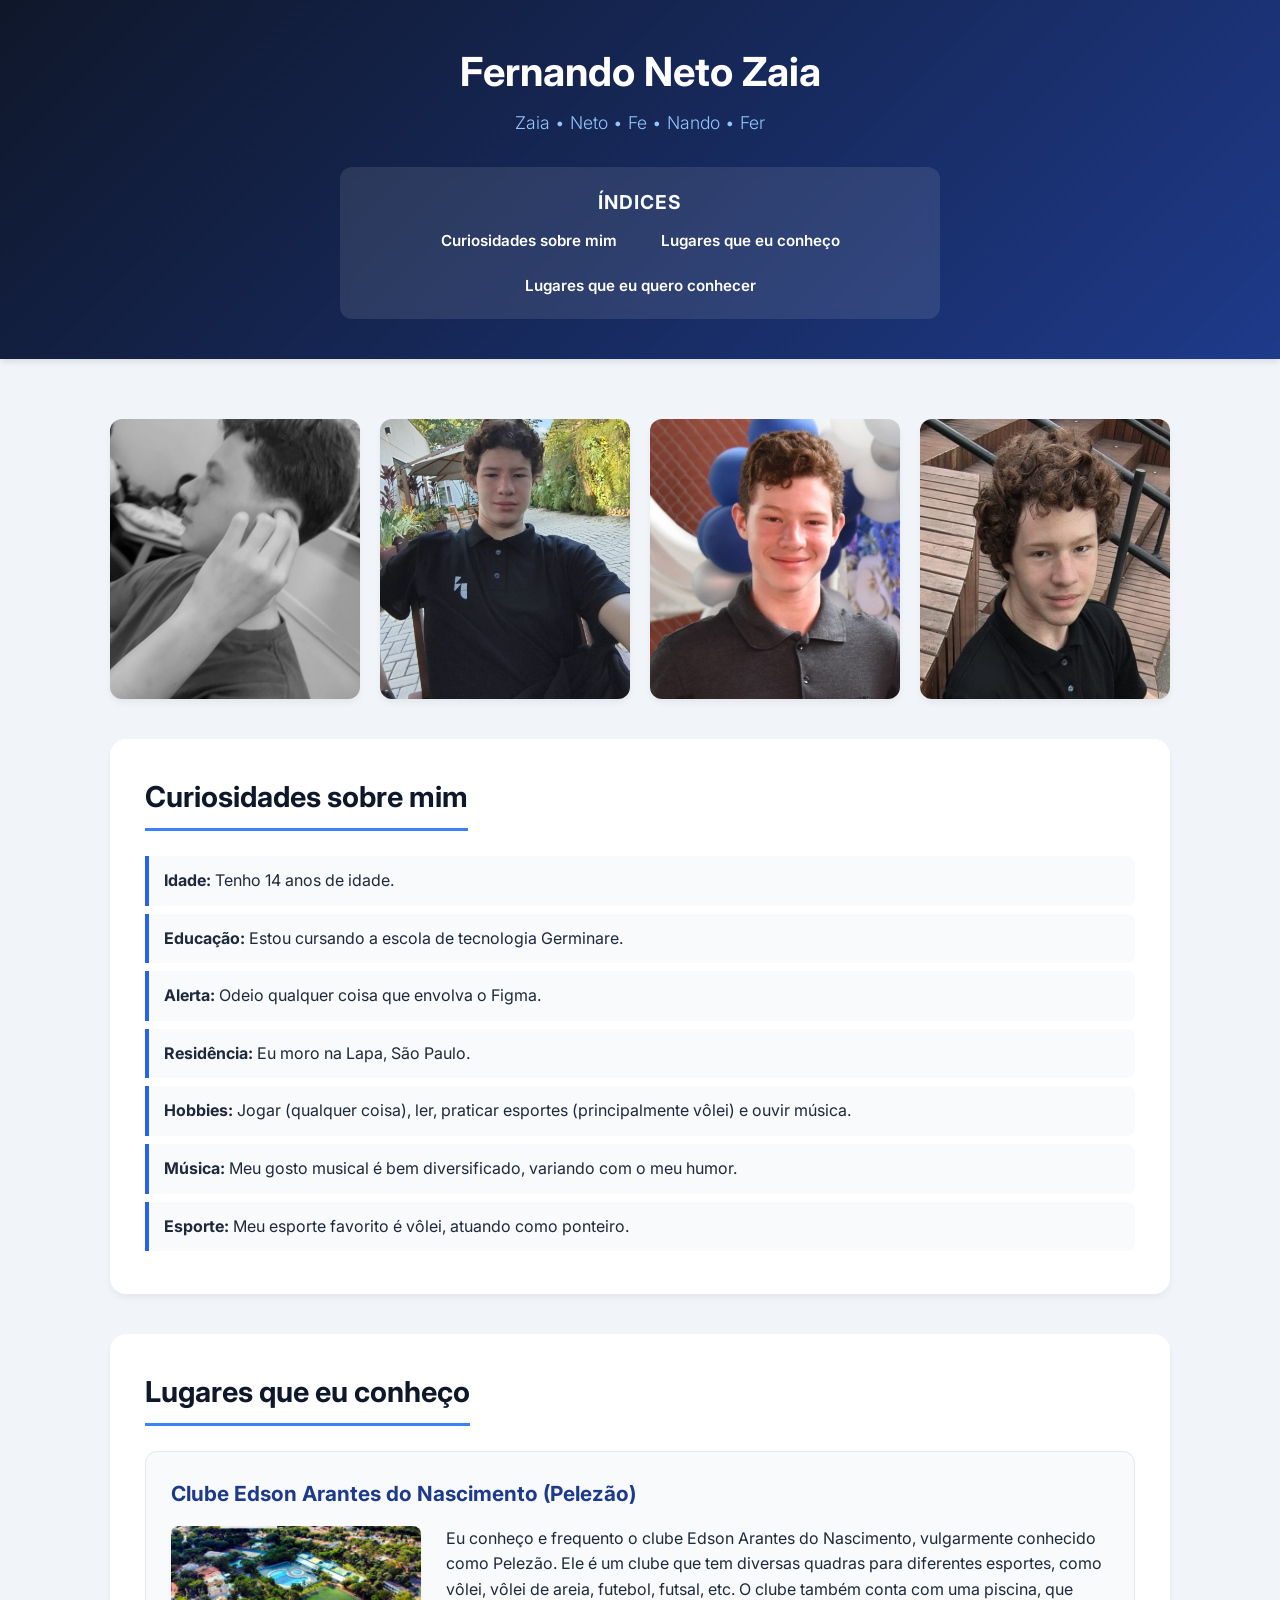
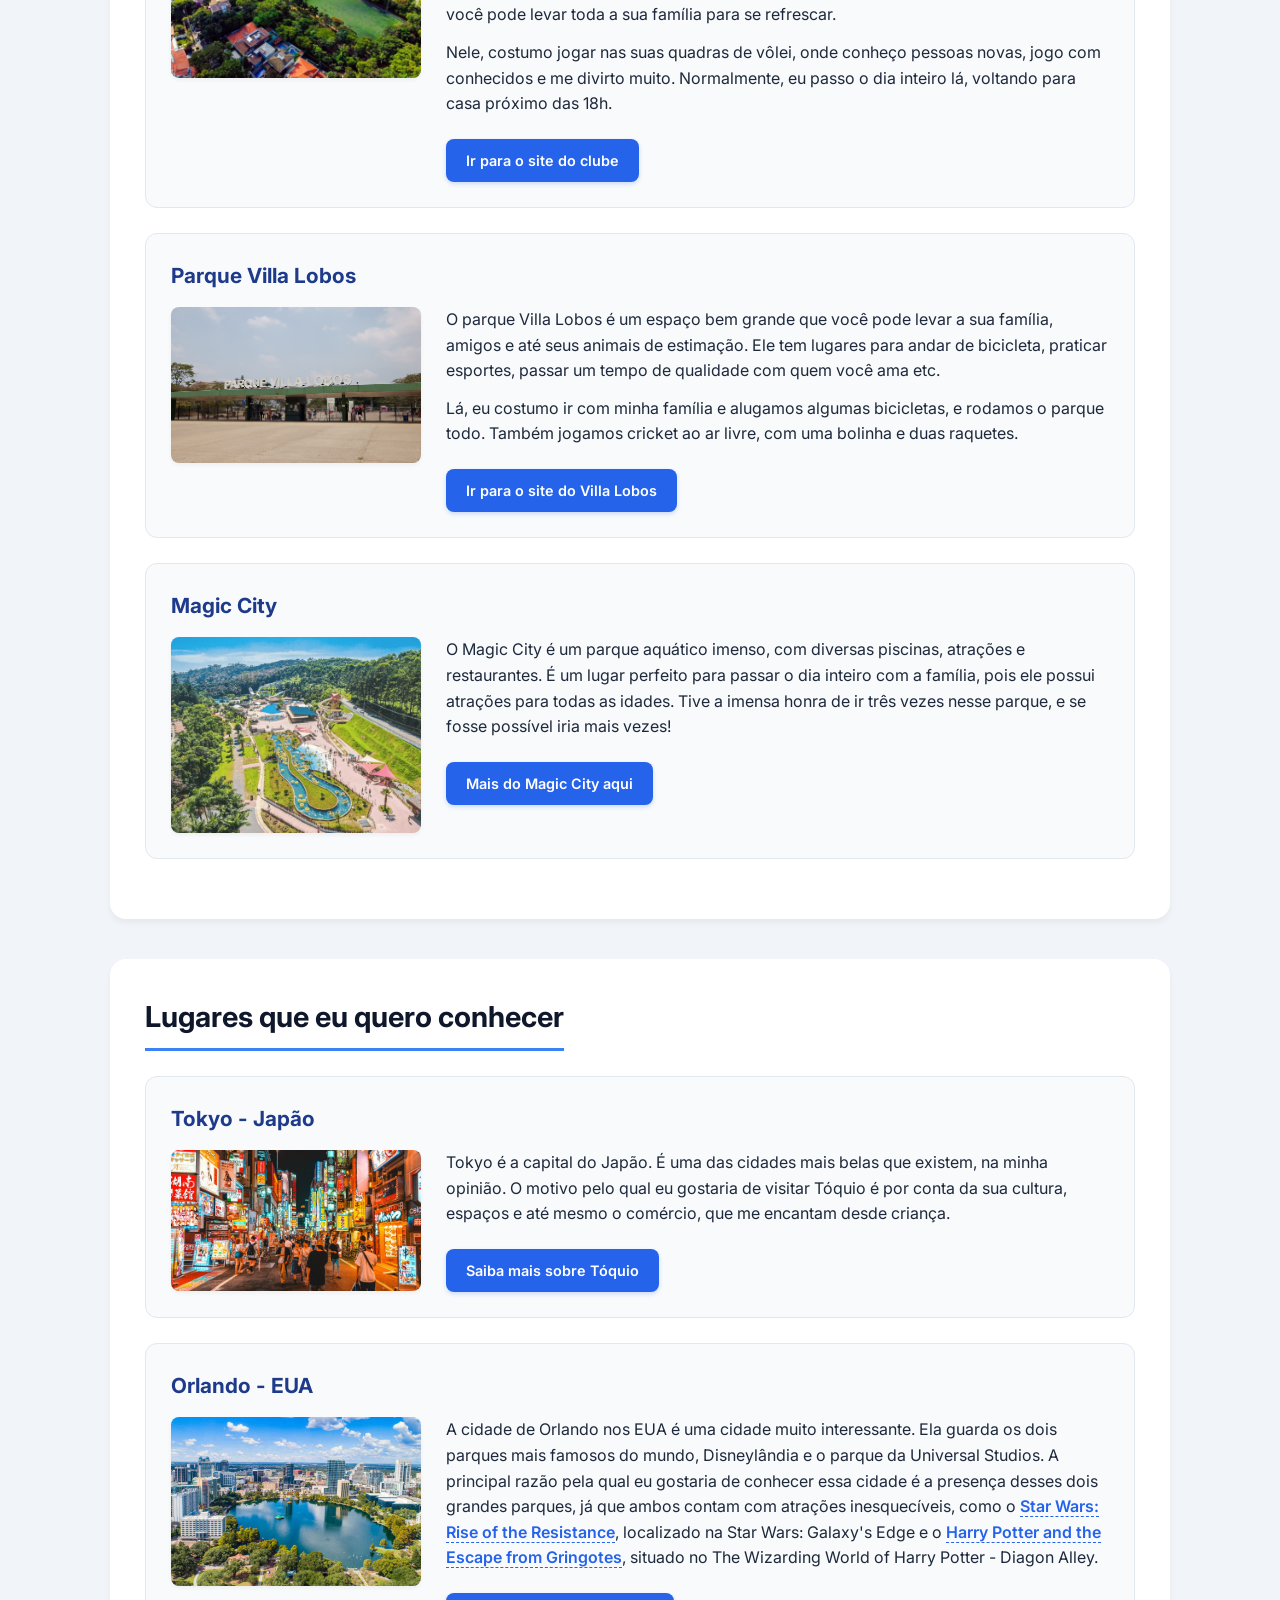
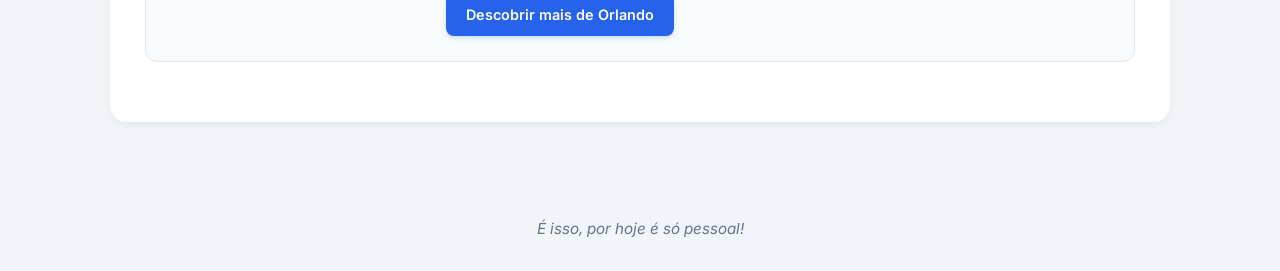
<file: pZaia/fernando_zaia.html>
<!DOCTYPE html>
<html lang="pt-br">
<head>
    <meta charset="UTF-8">
    <meta name="viewport" content="width=device-width, initial-scale=1.0">
    <title>Fernando Neto Zaia</title>
    <link rel="stylesheet" href="fernando_zaia.css">
    
</head>
<body>
    <header class="site-header">
        <div class="header-main">
            <h1>Fernando Neto Zaia</h1>
            <p class="subtitle">Zaia • Neto • Fe • Nando • Fer</p>
        </div>

        <nav class="nav-container">
            <h2>Índices</h2>
            <ul>
                <li><a href="#curiosidades">Curiosidades sobre mim</a></li>
                <li><a href="#lugares-conheco">Lugares que eu conheço</a></li>
                <li><a href="#lugares-quero-conhecer">Lugares que eu quero conhecer</a></li>
            </ul>
        </nav>
    </header>

    <main class="container">
        <section class="profile-gallery">
            <div class="gallery-grid">
                <img src="assets/image/Zaia1.jpeg" alt="Foto do Instagram do Fernando Zaia">
                <img src="assets/image/Zaia2.jpeg" alt="Foto de Fernando Zaia na escola">
                <img src="assets/image/Fernando_Neto_Zaia.jpg" alt="Foto de Fernando Zaia">
                <img src="assets/image/Zaia3.jpeg" alt="Foto de Fernando Zaia sentado">
            </div>
        </section>

        <section id="curiosidades" class="content-section">
            <h2>Curiosidades sobre mim</h2>
            <ul class="curiosidades-list">
                <li><strong>Idade:</strong> Tenho 14 anos de idade.</li>
                <li><strong>Educação:</strong> Estou cursando a escola de tecnologia Germinare.</li>
                <li><strong>Alerta:</strong> Odeio qualquer coisa que envolva o Figma.</li>
                <li><strong>Residência:</strong> Eu moro na Lapa, São Paulo.</li>
                <li><strong>Hobbies:</strong> Jogar (qualquer coisa), ler, praticar esportes (principalmente vôlei) e ouvir música.</li>
                <li><strong>Música:</strong> Meu gosto musical é bem diversificado, variando com o meu humor.</li>
                <li><strong>Esporte:</strong> Meu esporte favorito é vôlei, atuando como ponteiro.</li>
            </ul>
        </section>

        <section id="lugares-conheco" class="content-section">
            <h2>Lugares que eu conheço</h2>
            
            <article class="place-card">
                <h3>Clube Edson Arantes do Nascimento (Pelezão)</h3>
                <div class="card-body">
                    <img src="assets/image/pelezao.png" alt="Imagem do clube Pelezão">
                    <div class="card-text">
                        <p>Eu conheço e frequento o clube Edson Arantes do Nascimento, vulgarmente conhecido como Pelezão. Ele é um clube que tem diversas quadras para diferentes esportes, como vôlei, vôlei de areia, futebol, futsal, etc. O clube também conta com uma piscina, que você pode levar toda a sua família para se refrescar.</p>
                        <p>Nele, costumo jogar nas suas quadras de vôlei, onde conheço pessoas novas, jogo com conhecidos e me divirto muito. Normalmente, eu passo o dia inteiro lá, voltando para casa próximo das 18h.</p>
                        <a href="https://prefeitura.sp.gov.br/w/noticia/ferias-clube-pelezao-e-opcao-de-lazer-na-lapa" target="_blank" class="btn">Ir para o site do clube</a>
                    </div>
                </div>
            </article>

            <article class="place-card">
                <h3>Parque Villa Lobos</h3>
                <div class="card-body">
                    <img src="assets/image/vila_lobos.png" alt="Imagem da entrada do Parque Villa Lobos">
                    <div class="card-text">
                        <p>O parque Villa Lobos é um espaço bem grande que você pode levar a sua família, amigos e até seus animais de estimação. Ele tem lugares para andar de bicicleta, praticar esportes, passar um tempo de qualidade com quem você ama etc.</p>
                        <p>Lá, eu costumo ir com minha família e alugamos algumas bicicletas, e rodamos o parque todo. Também jogamos cricket ao ar livre, com uma bolinha e duas raquetes.</p>
                        <a href="https://www.parquevillalobos.net" target="_blank" class="btn">Ir para o site do Villa Lobos</a>
                    </div>
                </div>
            </article>

            <article class="place-card">
                <h3>Magic City</h3>
                <div class="card-body">
                    <img src="assets/image/magic_city.webp" alt="Imagem do parque aquático Magic City">
                    <div class="card-text">
                        <p>O Magic City é um parque aquático imenso, com diversas piscinas, atrações e restaurantes. É um lugar perfeito para passar o dia inteiro com a família, pois ele possui atrações para todas as idades. Tive a imensa honra de ir três vezes nesse parque, e se fosse possível iria mais vezes!</p>
                        <a href="https://www.ingressocomdesconto.com.br/atracao/1/magic-city.html?gad_source=1&gad_campaignid=23874830155&gclid=Cj0KCQjwz9_QBhD_ARIsADnSCfCbcxDmU_b3QC6JA0fp93ucwXbe8QwZryq8YUtcMsy68cv-xpcgs38aAiGLEALw_wcB" target="_blank" class="btn">Mais do Magic City aqui</a>
                    </div>
                </div>
            </article>
        </section>

        <section id="lugares-quero-conhecer" class="content-section">
            <h2>Lugares que eu quero conhecer</h2>
            
            <article class="place-card">
                <h3>Tokyo - Japão</h3>
                <div class="card-body">
                    <img src="assets/image/tokyo.jpg" alt="Imagem das ruas de Tokyo">
                    <div class="card-text">
                        <p>Tokyo é a capital do Japão. É uma das cidades mais belas que existem, na minha opinião. O motivo pelo qual eu gostaria de visitar Tóquio é por conta da sua cultura, espaços e até mesmo o comércio, que me encantam desde criança.</p>
                        <a href="https://en.wikipedia.org/wiki/Tokyo" target="_blank" class="btn">Saiba mais sobre Tóquio</a>
                    </div>
                </div>
            </article>

            <article class="place-card">
                <h3>Orlando - EUA</h3>
                <div class="card-body">
                    <img src="assets/image/orlando.jpg" alt="Imagem panorâmica de Orlando">
                    <div class="card-text">
                        <p>A cidade de Orlando nos EUA é uma cidade muito interessante. Ela guarda os dois parques mais famosos do mundo, Disneylândia e o parque da Universal Studios. A principal razão pela qual eu gostaria de conhecer essa cidade é a presença desses dois grandes parques, já que ambos contam com atrações inesquecíveis, como o <a href="https://disneyworld.disney.go.com/pt-br/attractions/hollywood-studios/star-wars-rise-of-the-resistance/" target="_blank" class="inline-link">Star Wars: Rise of the Resistance</a>, localizado na Star Wars: Galaxy's Edge e o <a href="https://www.universalorlando.com/web/pt/br/things-to-do/rides-attractions/harry-potter-and-the-escape-from-gringotts" target="_blank" class="inline-link">Harry Potter and the Escape from Gringotes</a>, situado no The Wizarding World of Harry Potter - Diagon Alley.</p>
                        <a href="https://pt.wikipedia.org/wiki/Orlando" target="_blank" class="btn">Descobrir mais de Orlando</a>
                    </div>
                </div>
            </article>
        </section>
    </main>

    <footer class="site-footer">
        <p><em>É isso, por hoje é só pessoal!</em></p>
    </footer>
    <a href="../index.html"></a>
</body>
</html>
</file>
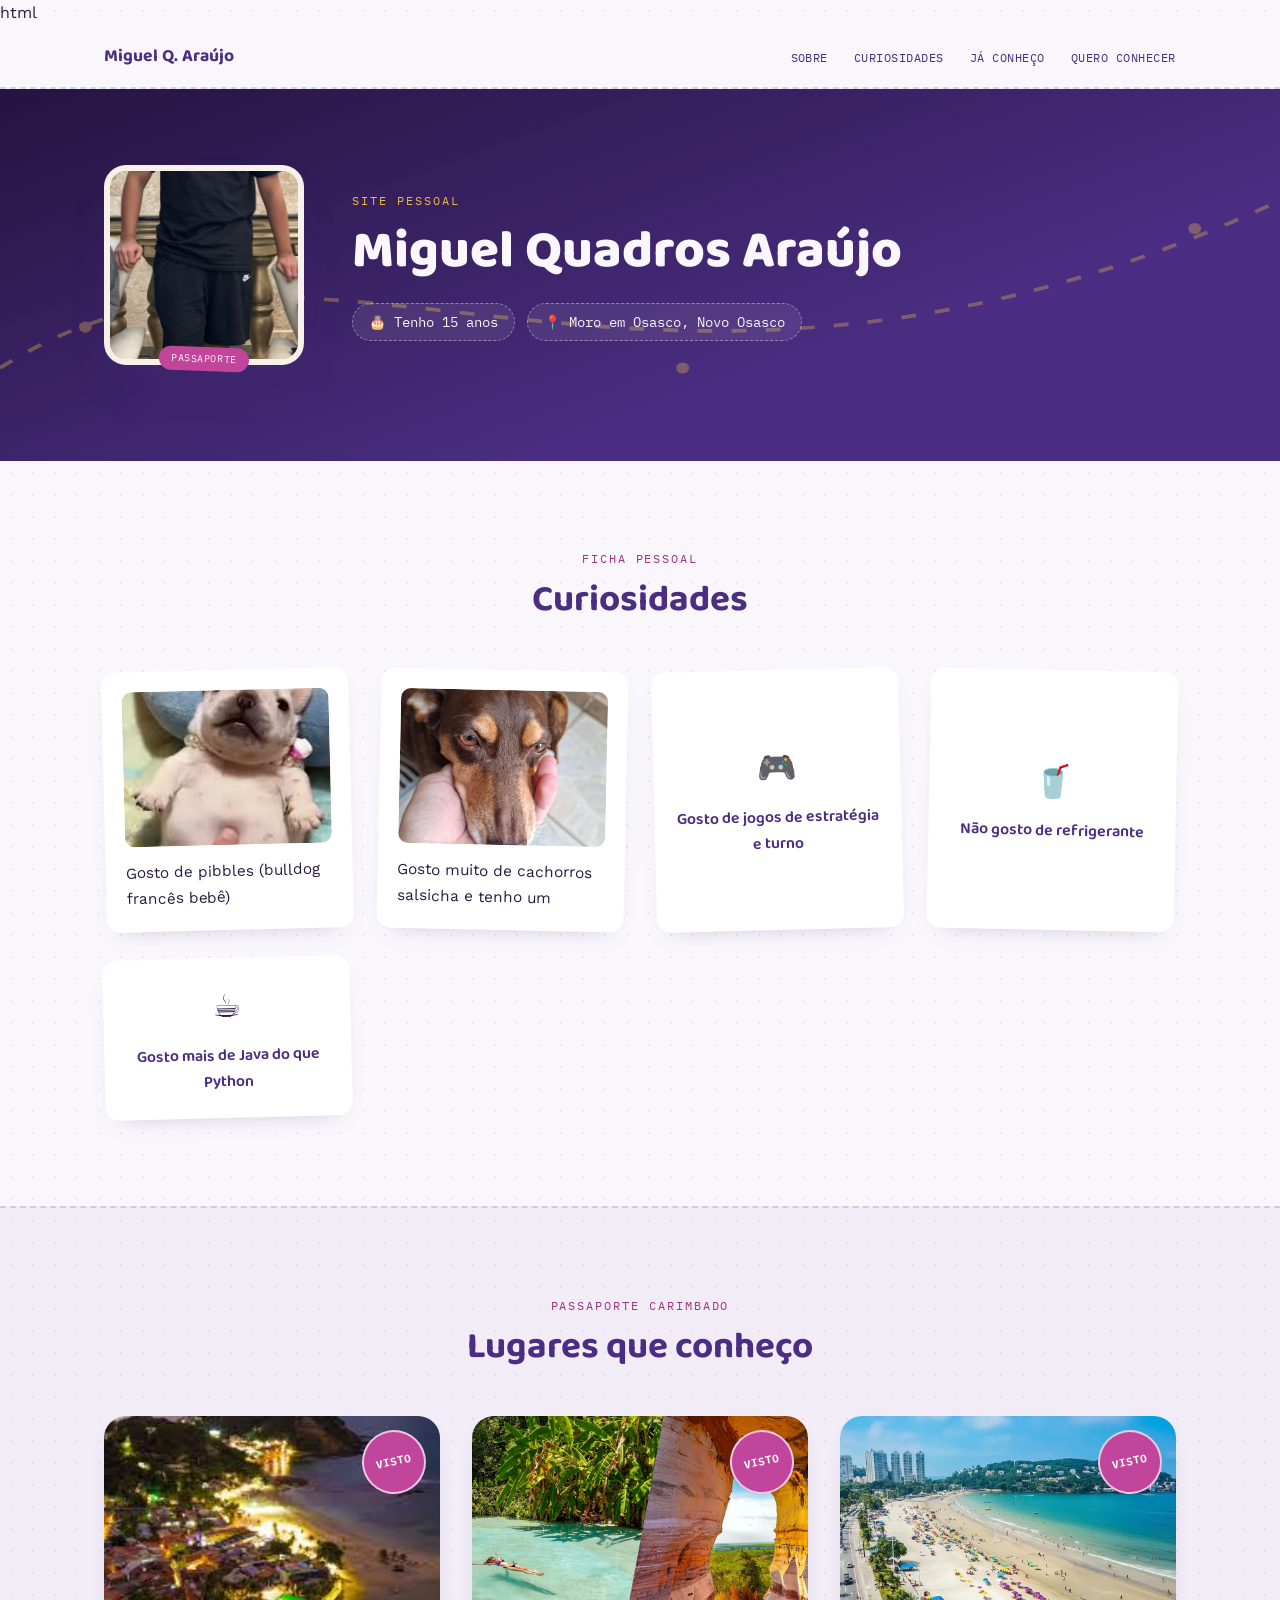
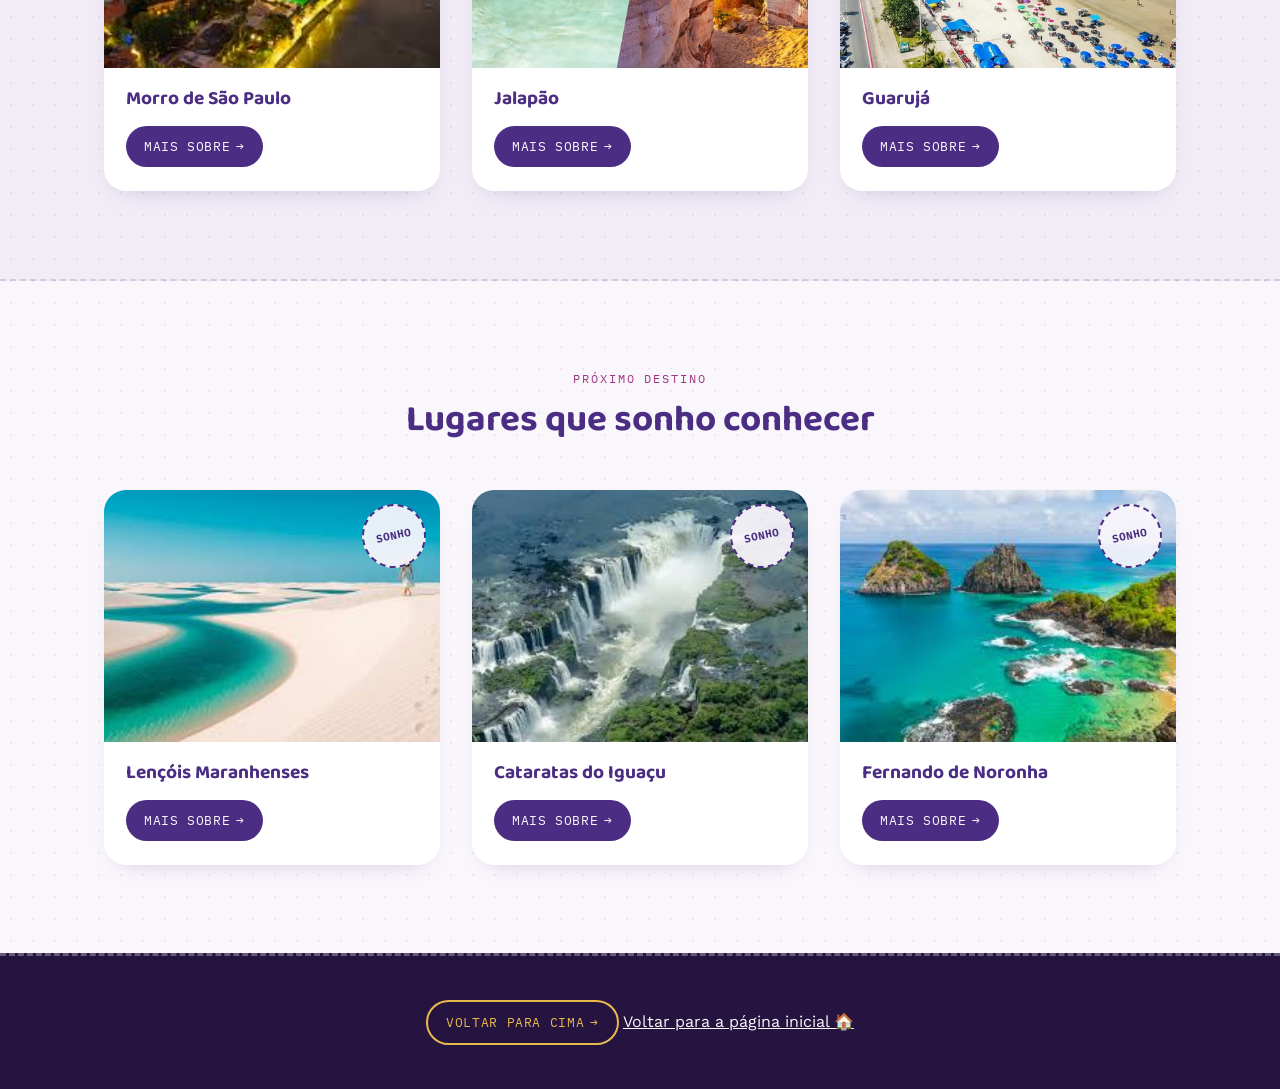
<file: paginas/pMiguel/aluno-MigueelQ.html>
html<!DOCTYPE html>
<html lang="pt-br">
<head>
<meta charset="UTF-8">
<meta name="viewport" content="width=device-width, initial-scale=1.0">
<title>Miguel Quadros Araújo</title>
<meta name="description" content="Site pessoal de Miguel Quadros Araújo: curiosidades, lugares que já conheço e lugares que sonho conhecer.">
<link rel="preconnect" href="https://fonts.googleapis.com">
<link rel="preconnect" href="https://fonts.gstatic.com" crossorigin>
<link href="https://fonts.googleapis.com/css2?family=Baloo+2:wght@600;700;800&family=Work+Sans:wght@400;500;600;700&family=IBM+Plex+Mono:wght@400;500;700&display=swap" rel="stylesheet">
<link rel="stylesheet" href="aluno-Miguelq.css">
</head>
<body id="topo">

<header class="navbar">
    <div class="container navbar__inner">
        <a href="#topo" class="navbar__logo">Miguel Q. Araújo</a>
        <nav aria-label="Navegação principal">
            <ul class="navbar__links">
                <li><a href="#sobre">Sobre</a></li>
                <li><a href="#curiosidades">Curiosidades</a></li>
                <li><a href="#conhecidos">Já conheço</a></li>
                <li><a href="#sonhos">Quero conhecer</a></li>
            </ul>
        </nav>
    </div>
</header>

<section class="hero" id="sobre">
    <svg class="hero__path" viewBox="0 0 600 200" preserveAspectRatio="none" aria-hidden="true">
        <path d="M0,150 C150,40 300,220 600,60" />
        <circle cx="40" cy="128" r="3"></circle>
        <circle cx="320" cy="150" r="3"></circle>
        <circle cx="560" cy="75" r="3"></circle>
    </svg>
    <div class="container hero__inner">
        <div class="hero__photo-wrap">
            <img src="shared image.jpg" alt="Miguel" class="hero__photo" loading="eager">
            <span class="hero__photo-tag">Passaporte</span>
        </div>
        <div class="hero__text">
            <span class="hero__kicker">Site pessoal</span>
            <h1>Miguel Quadros Araújo</h1>
            <div class="hero__meta">
                <span>🎂 Tenho 15 anos</span>
                <span>📍 Moro em Osasco, Novo Osasco</span>
            </div>
        </div>
    </div>
</section>

<section class="section" id="curiosidades">
    <div class="container">
        <span class="section__eyebrow">Ficha pessoal</span>
        <h2 class="section__title">Curiosidades</h2>
        <ul class="curiosities">
            <li class="curiosity-card">
                <img src="Pibble Dog Meme Origin.png" alt="Pibble branco" class="curiosity-card__img" loading="lazy">
                <p>Gosto de pibbles (bulldog francês bebê)</p>
            </li>
            <li class="curiosity-card">
                <img src="Laila.jpg" alt="Cachorro salsicha marrom" class="curiosity-card__img" loading="lazy">
                <p>Gosto muito de cachorros salsicha e tenho um</p>
            </li>
            <li class="curiosity-card curiosity-card--chip">
                <span class="curiosity-card__icon" aria-hidden="true">🎮</span>
                <p>Gosto de jogos de estratégia e turno</p>
            </li>
            <li class="curiosity-card curiosity-card--chip">
                <span class="curiosity-card__icon" aria-hidden="true">🥤</span>
                <p>Não gosto de refrigerante</p>
            </li>
            <li class="curiosity-card curiosity-card--chip">
                <span class="curiosity-card__icon" aria-hidden="true">☕</span>
                <p>Gosto mais de Java do que Python</p>
            </li>
        </ul>
    </div>
</section>

<section class="section section--alt" id="conhecidos">
    <div class="container">
        <span class="section__eyebrow">Passaporte carimbado</span>
        <h2 class="section__title">Lugares que conheço</h2>
        <ul class="places-grid">
            <li class="place-card">
                <div class="place-card__img-wrap">
                    <img src="Morro.png" alt="Morro de São Paulo a noite" class="place-card__img" loading="lazy">
                    <span class="place-card__stamp place-card__stamp--visited">Visto</span>
                </div>
                <div class="place-card__body">
                    <h3>Morro de São Paulo</h3>
                    <a href="https://morrodesaopaulo.com.br" target="_blank" rel="noopener noreferrer" class="btn">Mais sobre</a>
                </div>
            </li>
            <li class="place-card">
                <div class="place-card__img-wrap">
                    <img src="Jalapao.png" alt="Jalapão, dunas e fervedouro" class="place-card__img" loading="lazy">
                    <span class="place-card__stamp place-card__stamp--visited">Visto</span>
                </div>
                <div class="place-card__body">
                    <h3>Jalapão</h3>
                    <a href="https://korubo.com.br/jalapao/?utm_campaign=Pesquisa%20(Jalapão)&utm_source=google&utm_medium=cpc&utm_content=Padrão%20%2301&utm_term=jalapao%20pacote&gad_source=1&gad_campaignid=21395296748&gclid=Cj0KCQjw_b_QBhCSARIsAP6hR4fgFgbM0QgZnrhYvuXZmMzbvQDjvQytqsvtIL1a22ja-DBdJUumy9caAk6MEALw_wcB" target="_blank" rel="noopener noreferrer" class="btn">Mais sobre</a>
                </div>
            </li>
            <li class="place-card">
                <div class="place-card__img-wrap">
                    <img src="Guaruja.png" alt="Praia da enseada no Guarujá" class="place-card__img" loading="lazy">
                    <span class="place-card__stamp place-card__stamp--visited">Visto</span>
                </div>
                <div class="place-card__body">
                    <h3>Guarujá</h3>
                    <a href="https://guia.melhoresdestinos.com.br/guaruja.html" target="_blank" rel="noopener noreferrer" class="btn">Mais sobre</a>
                </div>
            </li>
        </ul>
    </div>
</section>

<section class="section" id="sonhos">
    <div class="container">
        <span class="section__eyebrow">Próximo destino</span>
        <h2 class="section__title">Lugares que sonho conhecer</h2>
        <ul class="places-grid">
            <li class="place-card">
                <div class="place-card__img-wrap">
                    <img src="Lencois.jpg" alt="Lençóis Maranhenses" class="place-card__img" loading="lazy">
                    <span class="place-card__stamp place-card__stamp--dream">Sonho</span>
                </div>
                <div class="place-card__body">
                    <h3>Lençóis Maranhenses</h3>
                    <a href="https://guia.melhoresdestinos.com.br/lencois-maranhenses.html" target="_blank" rel="noopener noreferrer" class="btn">Mais sobre</a>
                </div>
            </li>
            <li class="place-card">
                <div class="place-card__img-wrap">
                    <img src="Cataratas.jpg" alt="Cataratas do Iguaçu" class="place-card__img" loading="lazy">
                    <span class="place-card__stamp place-card__stamp--dream">Sonho</span>
                </div>
                <div class="place-card__body">
                    <h3>Cataratas do Iguaçu</h3>
                    <a href="https://guia.melhoresdestinos.com.br/cataratas-do-iguacu.html" target="_blank" rel="noopener noreferrer" class="btn">Mais sobre</a>
                </div>
            </li>
            <li class="place-card">
                <div class="place-card__img-wrap">
                    <img src="Noronha.jpg" alt="Fernando de Noronha" class="place-card__img" loading="lazy">
                    <span class="place-card__stamp place-card__stamp--dream">Sonho</span>
                </div>
                <div class="place-card__body">
                    <h3>Fernando de Noronha</h3>
                    <a href="https://guia.melhoresdestinos.com.br/fernando-de-noronha.html" target="_blank" rel="noopener noreferrer" class="btn">Mais sobre</a>
                </div>
            </li>
        </ul>
    </div>
</section>

<footer class="footer">
    <div class="container">
        <a href="#topo" class="btn btn--ghost">Voltar para cima</a>
        <a href="../index.html">Voltar para a página inicial 🏠</a>
    </div>
</footer>

</body>
</html>
</file>
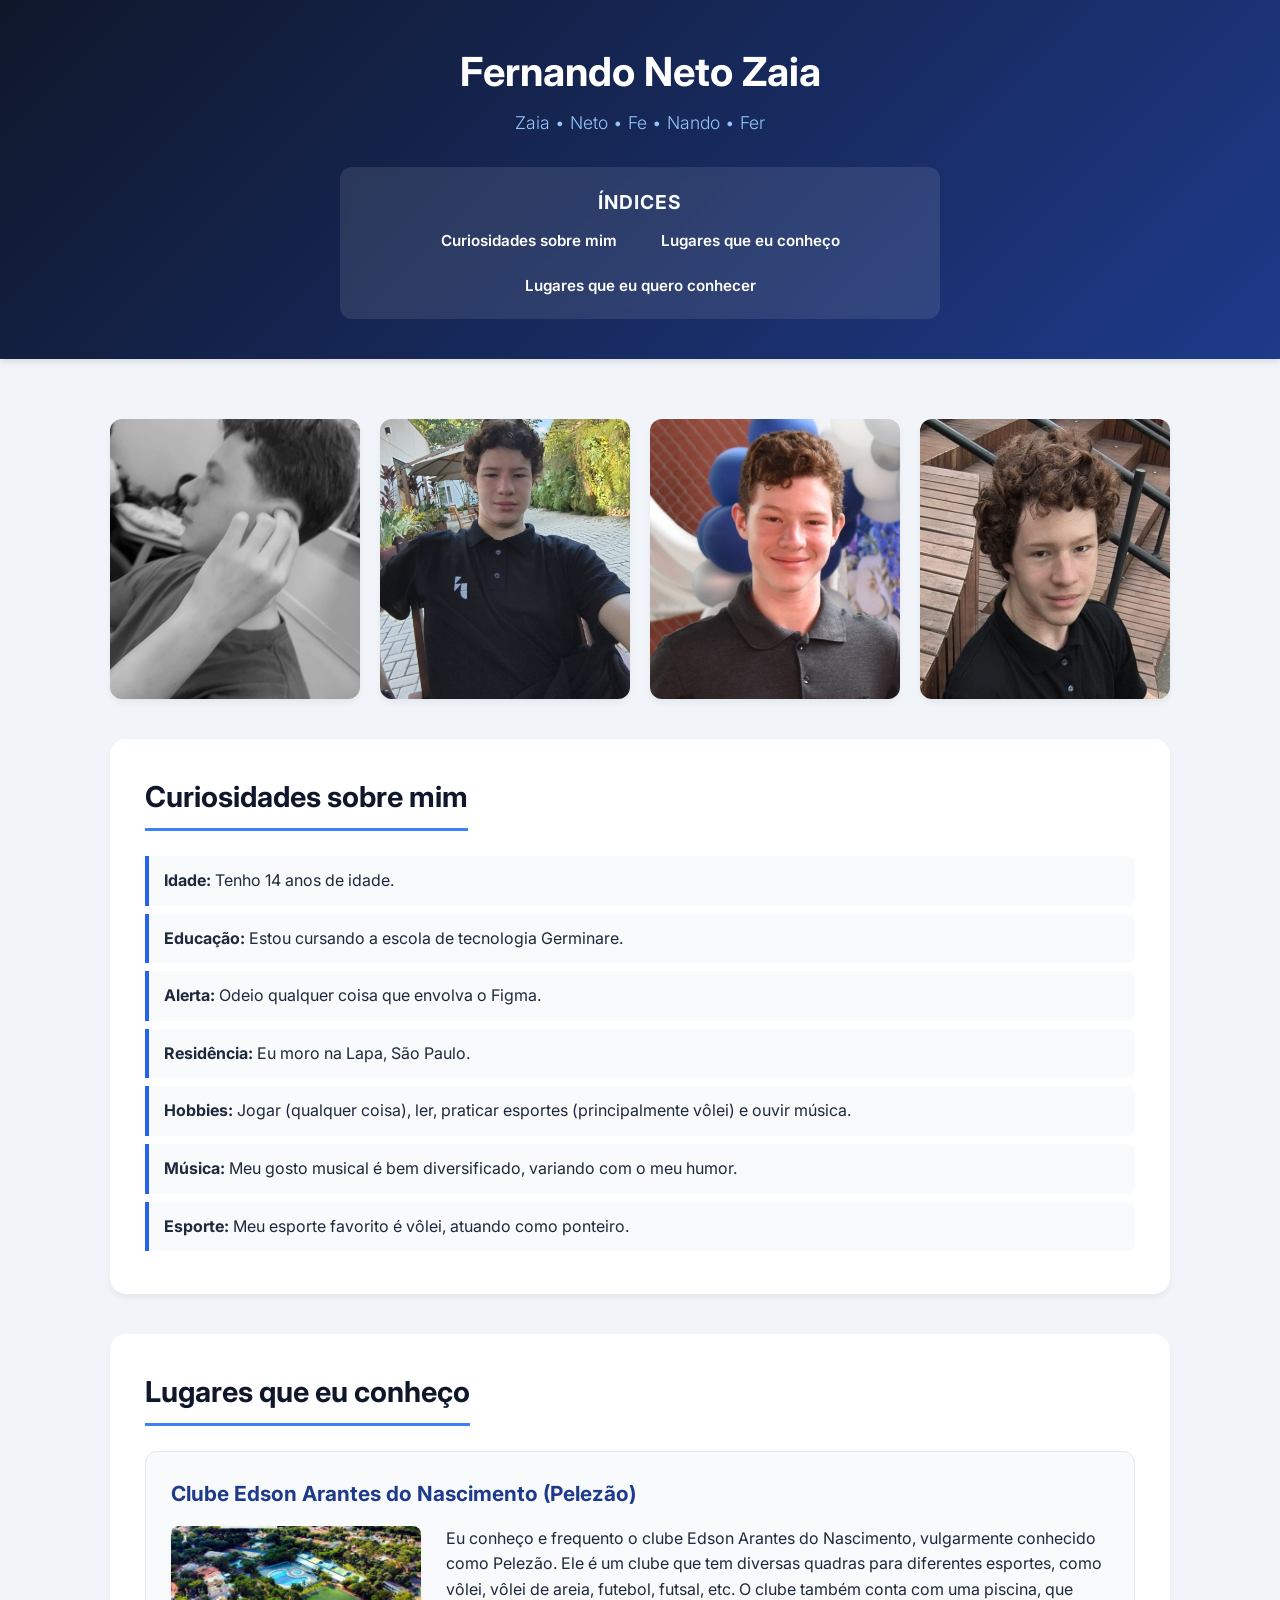
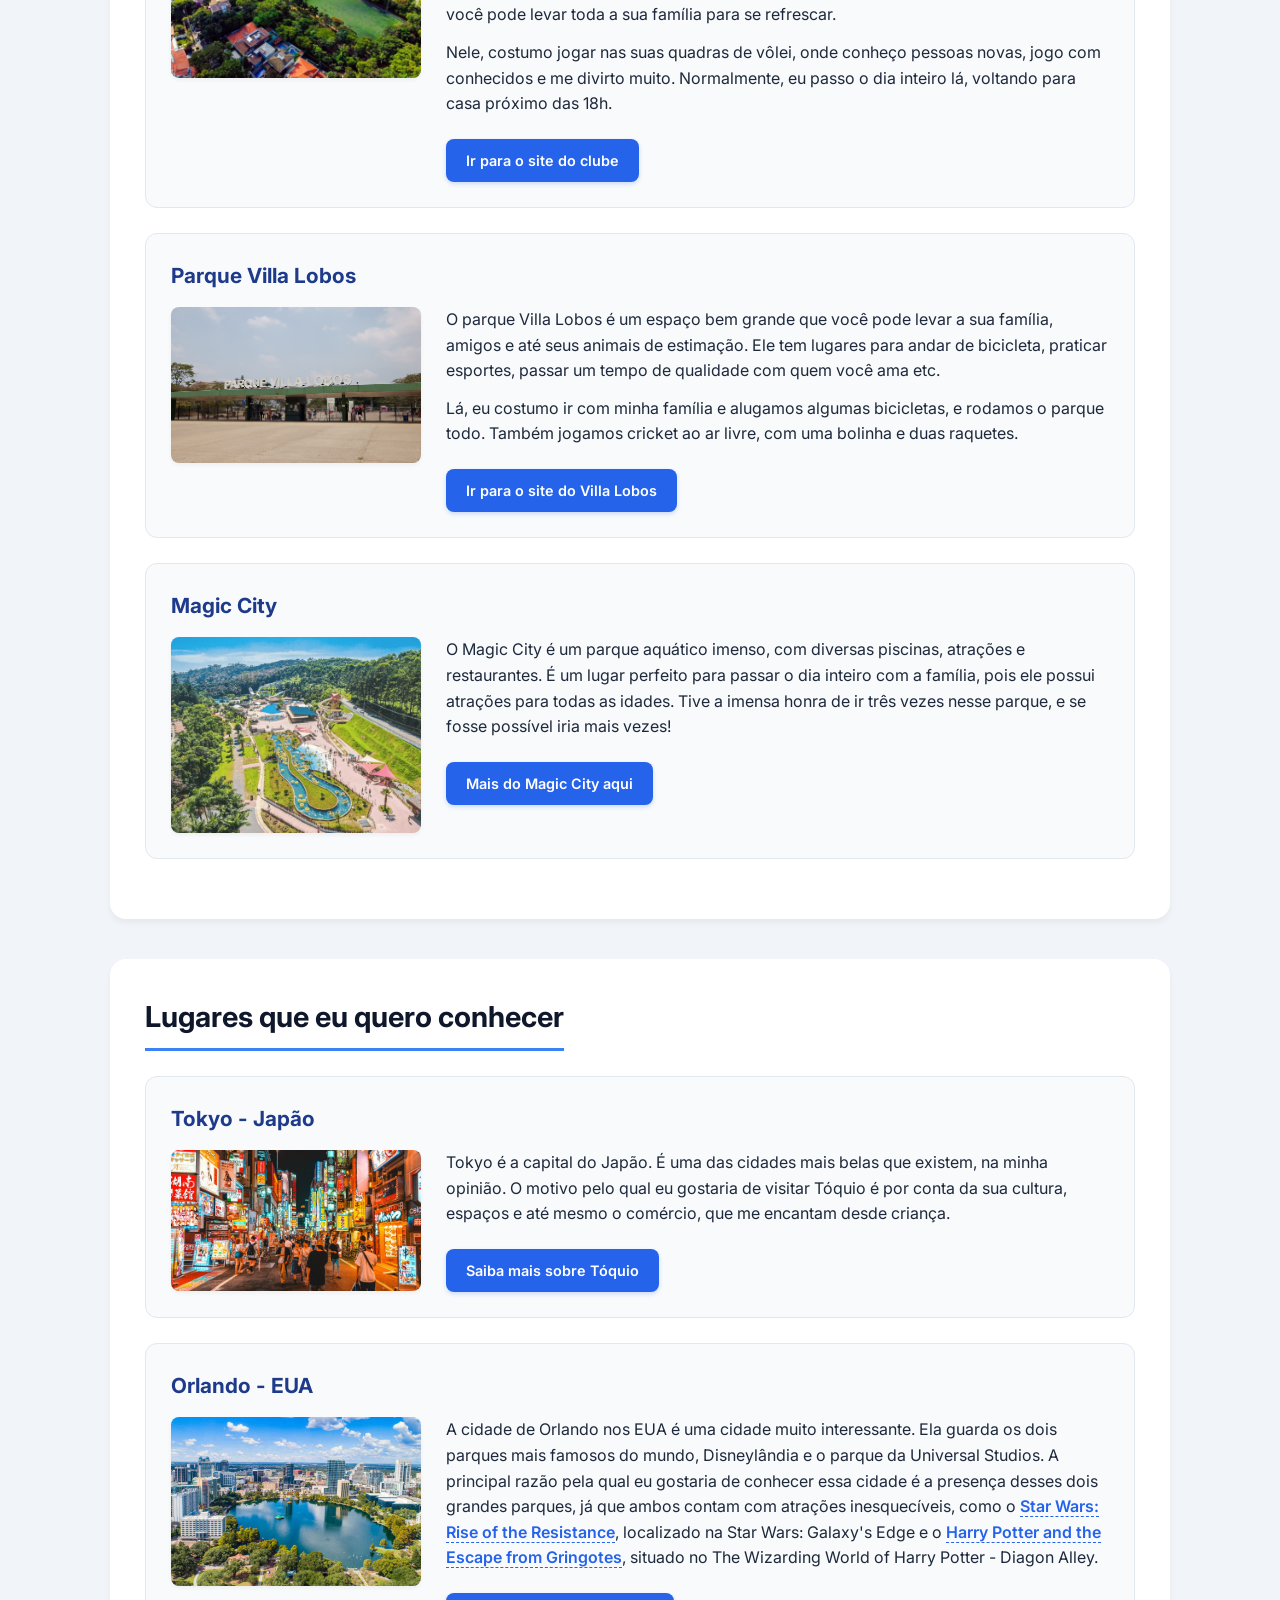
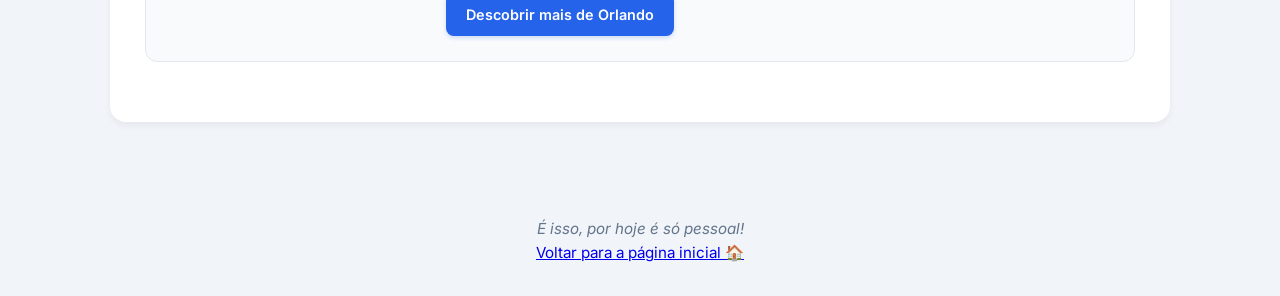
<file: paginas/pZaia/fernando_zaia.html>
<!DOCTYPE html>
<html lang="pt-br">
<head>
    <meta charset="UTF-8">
    <meta name="viewport" content="width=device-width, initial-scale=1.0">
    <title>Fernando Neto Zaia</title>
    <link rel="stylesheet" href="fernando_zaia.css">
    
</head>
<body>
    <header class="site-header">
        <div class="header-main">
            <h1>Fernando Neto Zaia</h1>
            <p class="subtitle">Zaia • Neto • Fe • Nando • Fer</p>
        </div>

        <nav class="nav-container">
            <h2>Índices</h2>
            <ul>
                <li><a href="#curiosidades">Curiosidades sobre mim</a></li>
                <li><a href="#lugares-conheco">Lugares que eu conheço</a></li>
                <li><a href="#lugares-quero-conhecer">Lugares que eu quero conhecer</a></li>
            </ul>
        </nav>
    </header>

    <main class="container">
        <section class="profile-gallery">
            <div class="gallery-grid">
                <img src="assets/image/Zaia1.jpeg" alt="Foto do Instagram do Fernando Zaia">
                <img src="assets/image/Zaia2.jpeg" alt="Foto de Fernando Zaia na escola">
                <img src="assets/image/Fernando_Neto_Zaia.jpg" alt="Foto de Fernando Zaia">
                <img src="assets/image/Zaia3.jpeg" alt="Foto de Fernando Zaia sentado">
            </div>
        </section>

        <section id="curiosidades" class="content-section">
            <h2>Curiosidades sobre mim</h2>
            <ul class="curiosidades-list">
                <li><strong>Idade:</strong> Tenho 14 anos de idade.</li>
                <li><strong>Educação:</strong> Estou cursando a escola de tecnologia Germinare.</li>
                <li><strong>Alerta:</strong> Odeio qualquer coisa que envolva o Figma.</li>
                <li><strong>Residência:</strong> Eu moro na Lapa, São Paulo.</li>
                <li><strong>Hobbies:</strong> Jogar (qualquer coisa), ler, praticar esportes (principalmente vôlei) e ouvir música.</li>
                <li><strong>Música:</strong> Meu gosto musical é bem diversificado, variando com o meu humor.</li>
                <li><strong>Esporte:</strong> Meu esporte favorito é vôlei, atuando como ponteiro.</li>
            </ul>
        </section>

        <section id="lugares-conheco" class="content-section">
            <h2>Lugares que eu conheço</h2>
            
            <article class="place-card">
                <h3>Clube Edson Arantes do Nascimento (Pelezão)</h3>
                <div class="card-body">
                    <img src="assets/image/pelezao.png" alt="Imagem do clube Pelezão">
                    <div class="card-text">
                        <p>Eu conheço e frequento o clube Edson Arantes do Nascimento, vulgarmente conhecido como Pelezão. Ele é um clube que tem diversas quadras para diferentes esportes, como vôlei, vôlei de areia, futebol, futsal, etc. O clube também conta com uma piscina, que você pode levar toda a sua família para se refrescar.</p>
                        <p>Nele, costumo jogar nas suas quadras de vôlei, onde conheço pessoas novas, jogo com conhecidos e me divirto muito. Normalmente, eu passo o dia inteiro lá, voltando para casa próximo das 18h.</p>
                        <a href="https://prefeitura.sp.gov.br/w/noticia/ferias-clube-pelezao-e-opcao-de-lazer-na-lapa" target="_blank" class="btn">Ir para o site do clube</a>
                    </div>
                </div>
            </article>

            <article class="place-card">
                <h3>Parque Villa Lobos</h3>
                <div class="card-body">
                    <img src="assets/image/vila_lobos.png" alt="Imagem da entrada do Parque Villa Lobos">
                    <div class="card-text">
                        <p>O parque Villa Lobos é um espaço bem grande que você pode levar a sua família, amigos e até seus animais de estimação. Ele tem lugares para andar de bicicleta, praticar esportes, passar um tempo de qualidade com quem você ama etc.</p>
                        <p>Lá, eu costumo ir com minha família e alugamos algumas bicicletas, e rodamos o parque todo. Também jogamos cricket ao ar livre, com uma bolinha e duas raquetes.</p>
                        <a href="https://www.parquevillalobos.net" target="_blank" class="btn">Ir para o site do Villa Lobos</a>
                    </div>
                </div>
            </article>

            <article class="place-card">
                <h3>Magic City</h3>
                <div class="card-body">
                    <img src="assets/image/magic_city.webp" alt="Imagem do parque aquático Magic City">
                    <div class="card-text">
                        <p>O Magic City é um parque aquático imenso, com diversas piscinas, atrações e restaurantes. É um lugar perfeito para passar o dia inteiro com a família, pois ele possui atrações para todas as idades. Tive a imensa honra de ir três vezes nesse parque, e se fosse possível iria mais vezes!</p>
                        <a href="https://www.ingressocomdesconto.com.br/atracao/1/magic-city.html?gad_source=1&gad_campaignid=23874830155&gclid=Cj0KCQjwz9_QBhD_ARIsADnSCfCbcxDmU_b3QC6JA0fp93ucwXbe8QwZryq8YUtcMsy68cv-xpcgs38aAiGLEALw_wcB" target="_blank" class="btn">Mais do Magic City aqui</a>
                    </div>
                </div>
            </article>
        </section>

        <section id="lugares-quero-conhecer" class="content-section">
            <h2>Lugares que eu quero conhecer</h2>
            
            <article class="place-card">
                <h3>Tokyo - Japão</h3>
                <div class="card-body">
                    <img src="assets/image/tokyo.jpg" alt="Imagem das ruas de Tokyo">
                    <div class="card-text">
                        <p>Tokyo é a capital do Japão. É uma das cidades mais belas que existem, na minha opinião. O motivo pelo qual eu gostaria de visitar Tóquio é por conta da sua cultura, espaços e até mesmo o comércio, que me encantam desde criança.</p>
                        <a href="https://en.wikipedia.org/wiki/Tokyo" target="_blank" class="btn">Saiba mais sobre Tóquio</a>
                    </div>
                </div>
            </article>

            <article class="place-card">
                <h3>Orlando - EUA</h3>
                <div class="card-body">
                    <img src="assets/image/orlando.jpg" alt="Imagem panorâmica de Orlando">
                    <div class="card-text">
                        <p>A cidade de Orlando nos EUA é uma cidade muito interessante. Ela guarda os dois parques mais famosos do mundo, Disneylândia e o parque da Universal Studios. A principal razão pela qual eu gostaria de conhecer essa cidade é a presença desses dois grandes parques, já que ambos contam com atrações inesquecíveis, como o <a href="https://disneyworld.disney.go.com/pt-br/attractions/hollywood-studios/star-wars-rise-of-the-resistance/" target="_blank" class="inline-link">Star Wars: Rise of the Resistance</a>, localizado na Star Wars: Galaxy's Edge e o <a href="https://www.universalorlando.com/web/pt/br/things-to-do/rides-attractions/harry-potter-and-the-escape-from-gringotts" target="_blank" class="inline-link">Harry Potter and the Escape from Gringotes</a>, situado no The Wizarding World of Harry Potter - Diagon Alley.</p>
                        <a href="https://pt.wikipedia.org/wiki/Orlando" target="_blank" class="btn">Descobrir mais de Orlando</a>
                    </div>
                </div>
            </article>
        </section>
    </main>

    <footer class="site-footer">
        <p><em>É isso, por hoje é só pessoal!</em></p>
        <a href="../index.html">Voltar para a página inicial 🏠</a>
    </footer>
    
</body>
</html>
</file>
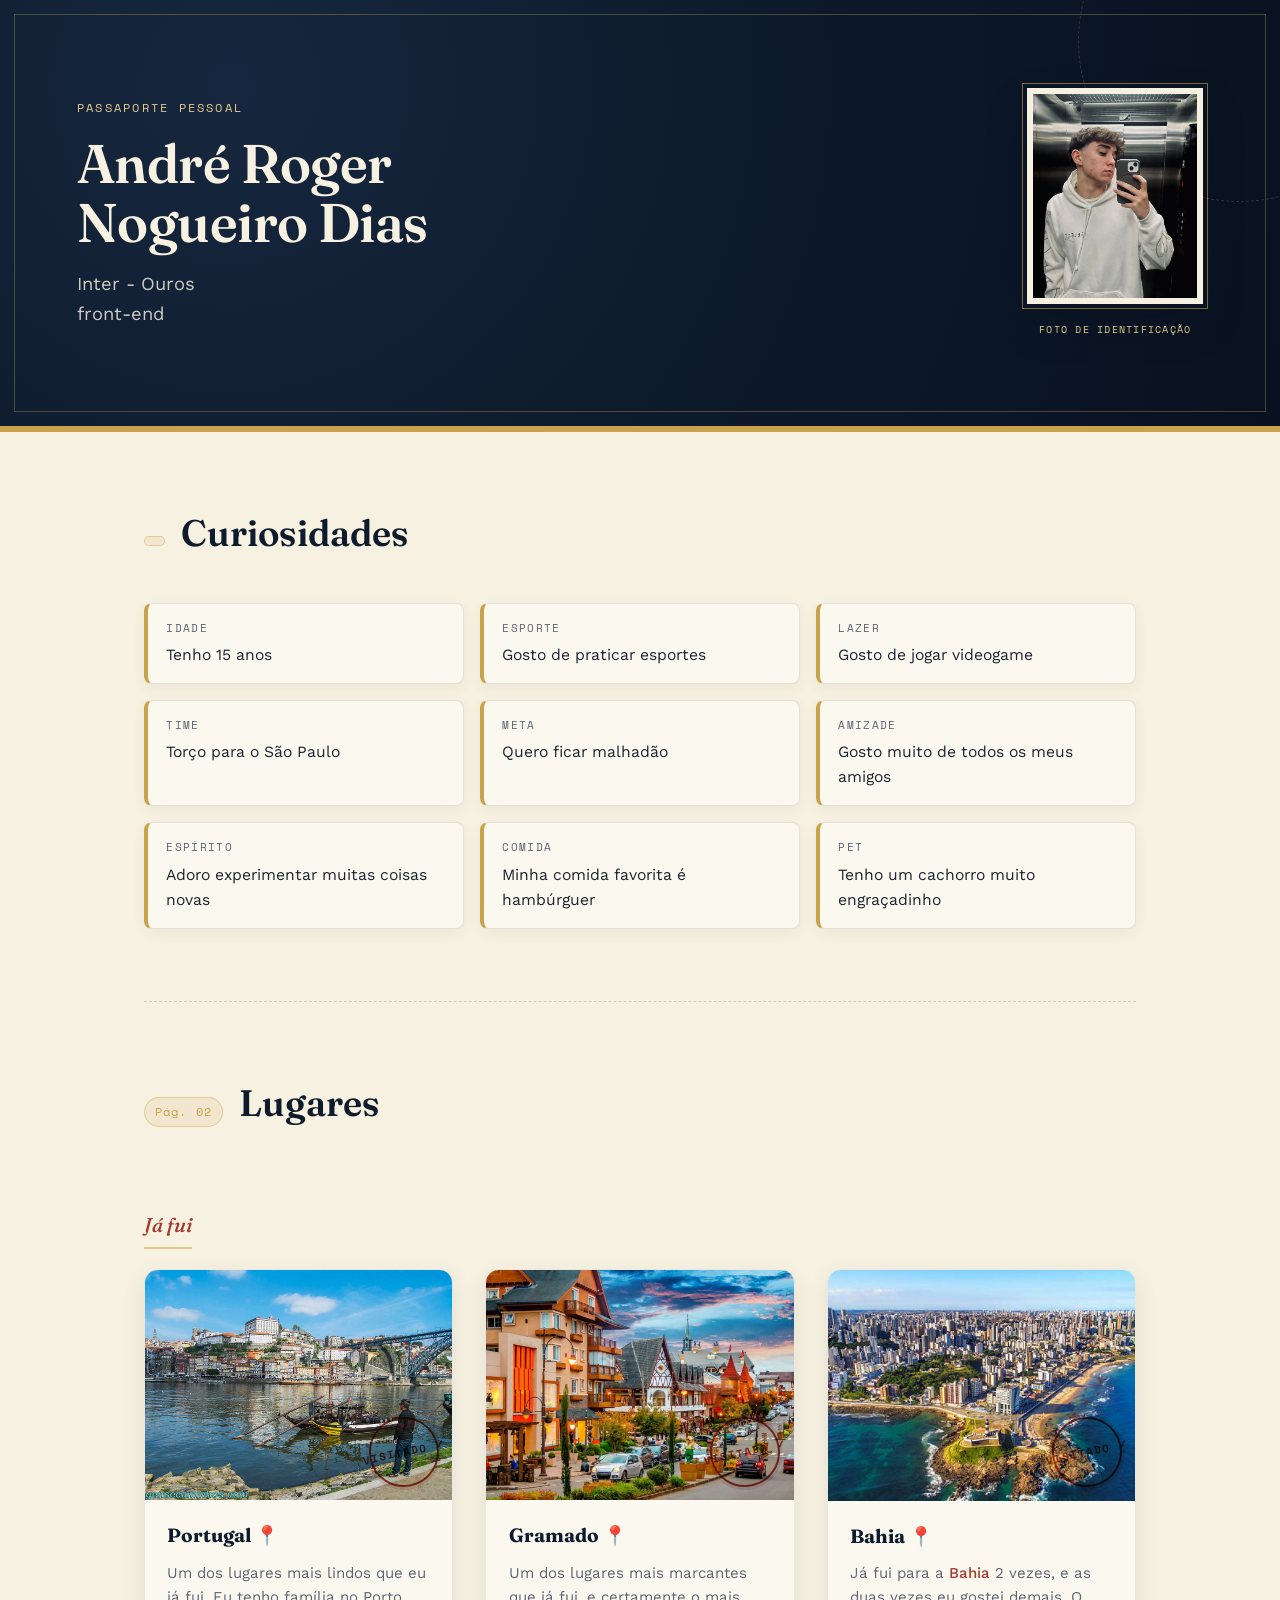
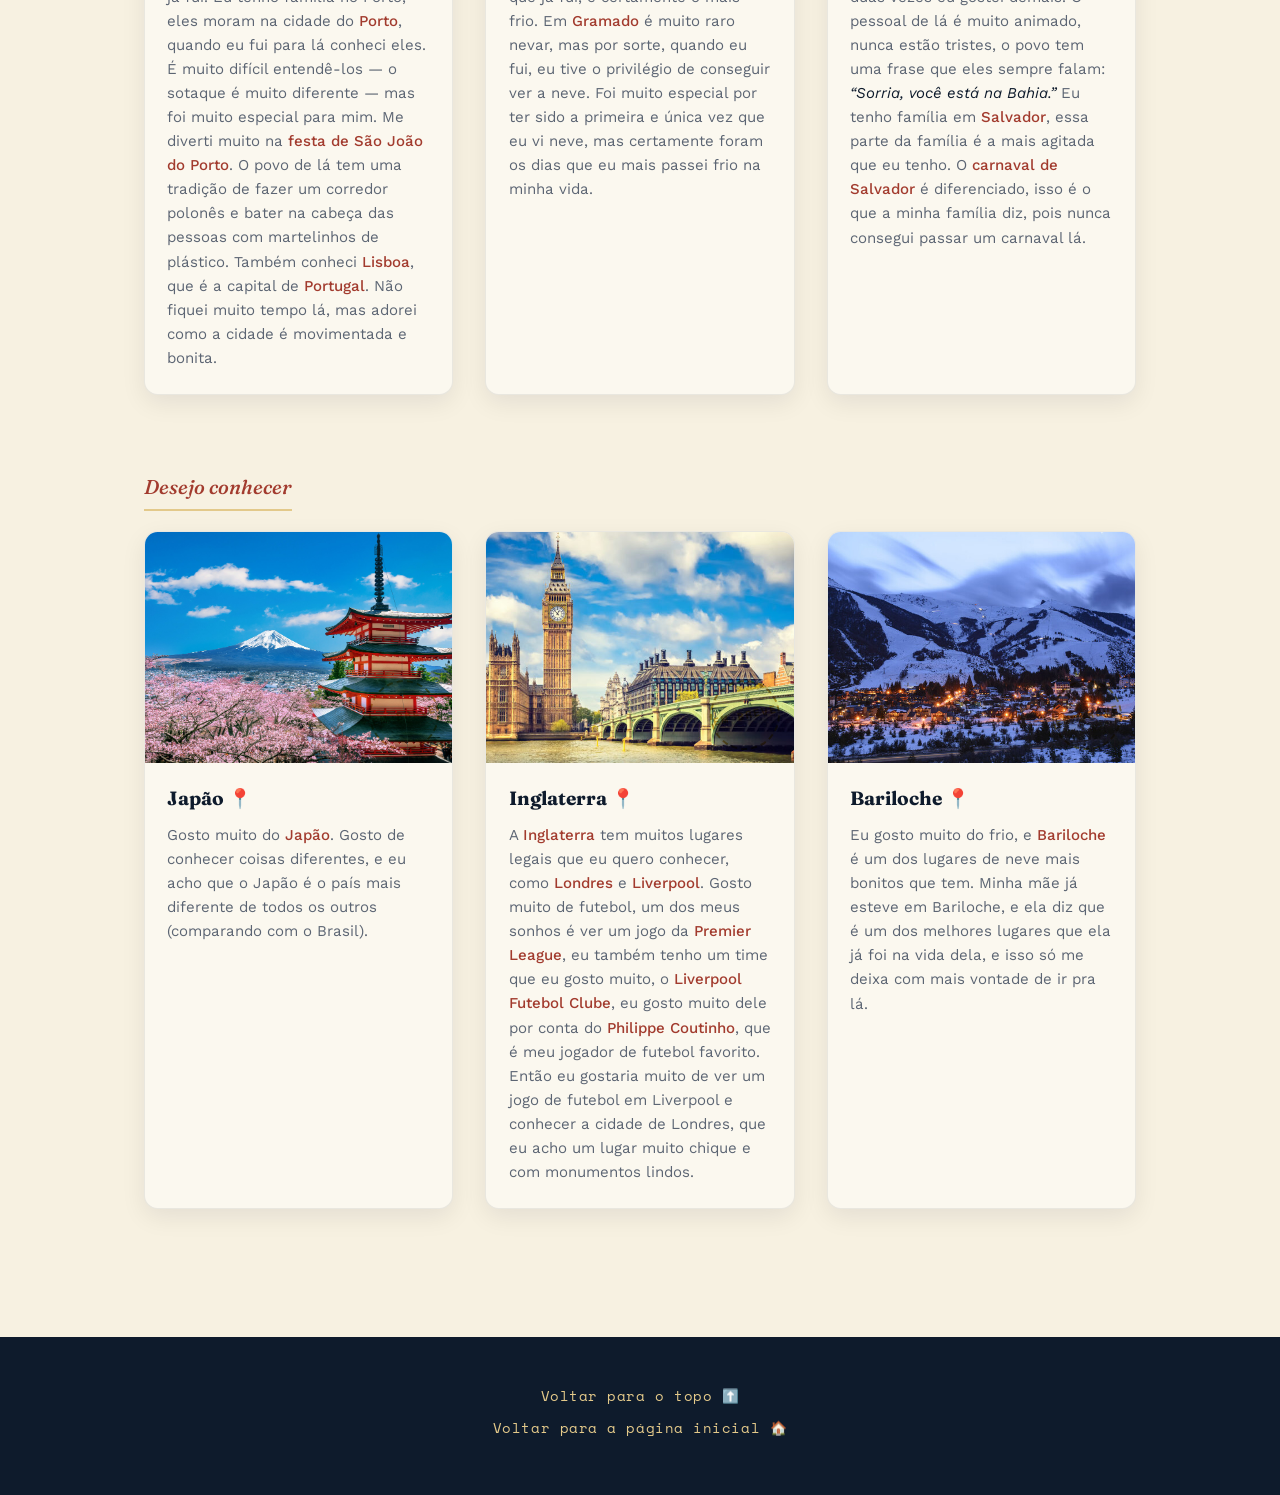
<file: pAndre/html/Andre.html>
<!DOCTYPE html>
<html lang="pt-br">
<head>
    <meta charset="UTF-8">
    <meta name="viewport" content="width=device-width, initial-scale=1.0">
    <title>André</title>
    <link rel="icon" href="../Imagem/iconAndre.png">
    <link rel="preconnect" href="https://fonts.googleapis.com">
    <link rel="preconnect" href="https://fonts.gstatic.com" crossorigin>
    <link href="https://fonts.googleapis.com/css2?family=Fraunces:ital,opsz,wght@0,9..144,400;0,9..144,600;0,9..144,700;1,9..144,500&family=Space+Mono:wght@400;700&family=Work+Sans:wght@400;500;600&display=swap" rel="stylesheet">
    <link rel="stylesheet" href="../css/andre.css">
</head>
<body>

    <div class="capa-textura" aria-hidden="true"></div>

    <header class="capa" id="Andre">
        <div class="capa-conteudo">
            <p class="capa-rotulo">Passaporte Pessoal</p>
            <h1>André Roger<br>Nogueiro Dias</h1>
            <p class="capa-sub">Inter - Ouros <br> front-end</p>
        </div>
        <figure class="foto-id">
            <img src="../FotoAndre.pnj.jpeg" alt="Foto de André" loading="eager">
            <figcaption>Foto&nbsp;de&nbsp;identificação</figcaption>
        </figure>
    </header>

    <main>
        <section class="secao" aria-labelledby="tit-curiosidades">
            <div class="secao-titulo">
                <span class="secao-numero"></span>
                <h2 id="tit-curiosidades" class="tituloFD">Curiosidades</h2>
            </div>

            <ul class="curiosidades-grade">
                <li><span class="curiosidade-rotulo">Idade</span>Tenho 15 anos</li>
                <li><span class="curiosidade-rotulo">Esporte</span>Gosto de praticar esportes</li>
                <li><span class="curiosidade-rotulo">Lazer</span>Gosto de jogar videogame</li>
                <li><span class="curiosidade-rotulo">Time</span>Torço para o São Paulo</li>
                <li><span class="curiosidade-rotulo">Meta</span>Quero ficar malhadão</li>
                <li><span class="curiosidade-rotulo">Amizade</span>Gosto muito de todos os meus amigos</li>
                <li><span class="curiosidade-rotulo">Espírito</span>Adoro experimentar muitas coisas novas</li>
                <li><span class="curiosidade-rotulo">Comida</span>Minha comida favorita é hambúrguer</li>
                <li><span class="curiosidade-rotulo">Pet</span>Tenho um cachorro muito engraçadinho</li>
            </ul>
        </section>

        <section class="secao" aria-labelledby="tit-lugares">
            <div class="secao-titulo">
                <span class="secao-numero">Pág. 02</span>
                <h2 id="tit-lugares" class="tituloFD">Lugares</h2>
            </div>

            <h3 class="tituloLugar">Já fui</h3>
            <div class="lugares-grade">

                <article class="cartao-lugar">
                    <div class="cartao-imagem">
                        <img src="../Imagem/porto-portugal.jpg" alt="Imagem do estado Porto" loading="lazy">
                        <span class="carimbo carimbo-visitado">Visitado&nbsp;✓</span>
                    </div>
                    <div class="cartao-corpo">
                        <h4>Portugal 📍</h4>
                        <p class="texto">
                            Um dos lugares mais lindos que eu já fui. Eu tenho família no Porto, eles moram na cidade do <a href="https://pt.wikipedia.org/wiki/Porto" target="_blank">Porto</a>, quando eu fui para lá conheci eles. É muito difícil entendê-los — o sotaque é muito diferente — mas foi muito especial para mim. Me diverti muito na <a href="https://pt.wikipedia.org/wiki/Festa_de_S%C3%A3o_Jo%C3%A3o_do_Porto" target="_blank">festa de São João do Porto</a>. O povo de lá tem uma tradição de fazer um corredor polonês e bater na cabeça das pessoas com martelinhos de plástico. Também conheci <a href="https://pt.wikipedia.org/wiki/Lisboa" target="_blank">Lisboa</a>, que é a capital de <a href="https://pt.wikipedia.org/wiki/Portugal" target="_blank">Portugal</a>. Não fiquei muito tempo lá, mas adorei como a cidade é movimentada e bonita.
                        </p>
                    </div>
                </article>

                <article class="cartao-lugar">
                    <div class="cartao-imagem">
                        <img src="../Imagem/centro-de-gramado.jpg" alt="Foto do centro de Gramado" loading="lazy">
                        <span class="carimbo carimbo-visitado">Visitado&nbsp;✓</span>
                    </div>
                    <div class="cartao-corpo">
                        <h4>Gramado 📍</h4>
                        <p class="texto">
                            Um dos lugares mais marcantes que já fui, e certamente o mais frio. Em <a href="https://pt.wikipedia.org/wiki/Gramado" target="_blank">Gramado</a> é muito raro nevar, mas por sorte, quando eu fui, eu tive o privilégio de conseguir ver a neve. Foi muito especial por ter sido a primeira e única vez que eu vi neve, mas certamente foram os dias que eu mais passei frio na minha vida.
                        </p>
                    </div>
                </article>

                <article class="cartao-lugar">
                    <div class="cartao-imagem">
                        <img src="../Imagem/Bahia.jpg" alt="Foto da Bahia de cima" loading="lazy">
                        <span class="carimbo carimbo-visitado">Visitado&nbsp;✓</span>
                    </div>
                    <div class="cartao-corpo">
                        <h4>Bahia 📍</h4>
                        <p class="texto">
                            Já fui para a <a href="https://pt.wikipedia.org/wiki/Bahia" target="_blank">Bahia</a> 2 vezes, e as duas vezes eu gostei demais. O pessoal de lá é muito animado, nunca estão tristes, o povo tem uma frase que eles sempre falam: <q>Sorria, você está na Bahia.</q> Eu tenho família em <a href="https://pt.wikipedia.org/wiki/Porto_Seguro" target="_blank">Salvador</a>, essa parte da família é a mais agitada que eu tenho. O <a href="https://pt.wikipedia.org/wiki/Carnaval_de_Salvador" target="_blank">carnaval de Salvador</a> é diferenciado, isso é o que a minha família diz, pois nunca consegui passar um carnaval lá.
                        </p>
                    </div>
                </article>
            </div>

            <h3 class="tituloLugar">Desejo conhecer</h3>
            <div class="lugares-grade">

                <article class="cartao-lugar">
                    <div class="cartao-imagem">
                        <img src="../Imagem/Japão.webp" alt="Foto do Japão" loading="lazy">
                        <span class="carimbo carimbo-desejo">Em&nbsp;breve</span>
                    </div>
                    <div class="cartao-corpo">
                        <h4>Japão 📍</h4>
                        <p class="texto">
                            Gosto muito do <a href="https://pt.wikipedia.org/wiki/Jap%C3%A3o" target="_blank">Japão</a>. Gosto de conhecer coisas diferentes, e eu acho que o Japão é o país mais diferente de todos os outros (comparando com o Brasil).
                        </p>
                    </div>
                </article>

                <article class="cartao-lugar">
                    <div class="cartao-imagem">
                        <img src="../Imagem/Inglaterra.jpg" alt="Foto da cidade de Londres" loading="lazy">
                        <span class="carimbo carimbo-desejo">Em&nbsp;breve</span>
                    </div>
                    <div class="cartao-corpo">
                        <h4>Inglaterra 📍</h4>
                        <p class="texto">
                            A <a href="https://pt.wikipedia.org/wiki/Inglaterra" target="_blank">Inglaterra</a> tem muitos lugares legais que eu quero conhecer, como <a href="https://pt.wikipedia.org/wiki/Londres" target="_blank">Londres</a> e <a href="https://pt.wikipedia.org/wiki/Liverpool" target="_blank">Liverpool</a>. Gosto muito de futebol, um dos meus sonhos é ver um jogo da <a href="https://pt.wikipedia.org/wiki/Premier_League" target="_blank">Premier League</a>, eu também tenho um time que eu gosto muito, o <a href="https://pt.wikipedia.org/wiki/Liverpool_Football_Club" target="_blank">Liverpool Futebol Clube</a>, eu gosto muito dele por conta do <a href="https://pt.wikipedia.org/wiki/Philippe_Coutinho" target="_blank">Philippe Coutinho</a>, que é meu jogador de futebol favorito. Então eu gostaria muito de ver um jogo de futebol em Liverpool e conhecer a cidade de Londres, que eu acho um lugar muito chique e com monumentos lindos.
                        </p>
                    </div>
                </article>

                <article class="cartao-lugar">
                    <div class="cartao-imagem">
                        <img src="../Imagem/Bariloche.jpg" alt="Foto de Bariloche" loading="lazy">
                        <span class="carimbo carimbo-desejo">Em&nbsp;breve</span>
                    </div>
                    <div class="cartao-corpo">
                        <h4>Bariloche 📍</h4>
                        <p class="texto">
                            Eu gosto muito do frio, e <a href="https://pt.wikipedia.org/wiki/Bariloche" target="_blank">Bariloche</a> é um dos lugares de neve mais bonitos que tem. Minha mãe já esteve em Bariloche, e ela diz que é um dos melhores lugares que ela já foi na vida dela, e isso só me deixa com mais vontade de ir pra lá.
                        </p>
                    </div>
                </article>
            </div>
        </section>
    </main>

    <footer class="rodape">
        <p><a href="#Andre">Voltar para o topo ⬆️</a></p>
        <p><a href="../index.html">Voltar para a página inicial 🏠</a></p>
        <p id="mensagem"></p>
    </footer>

</body>
</html>
</file>
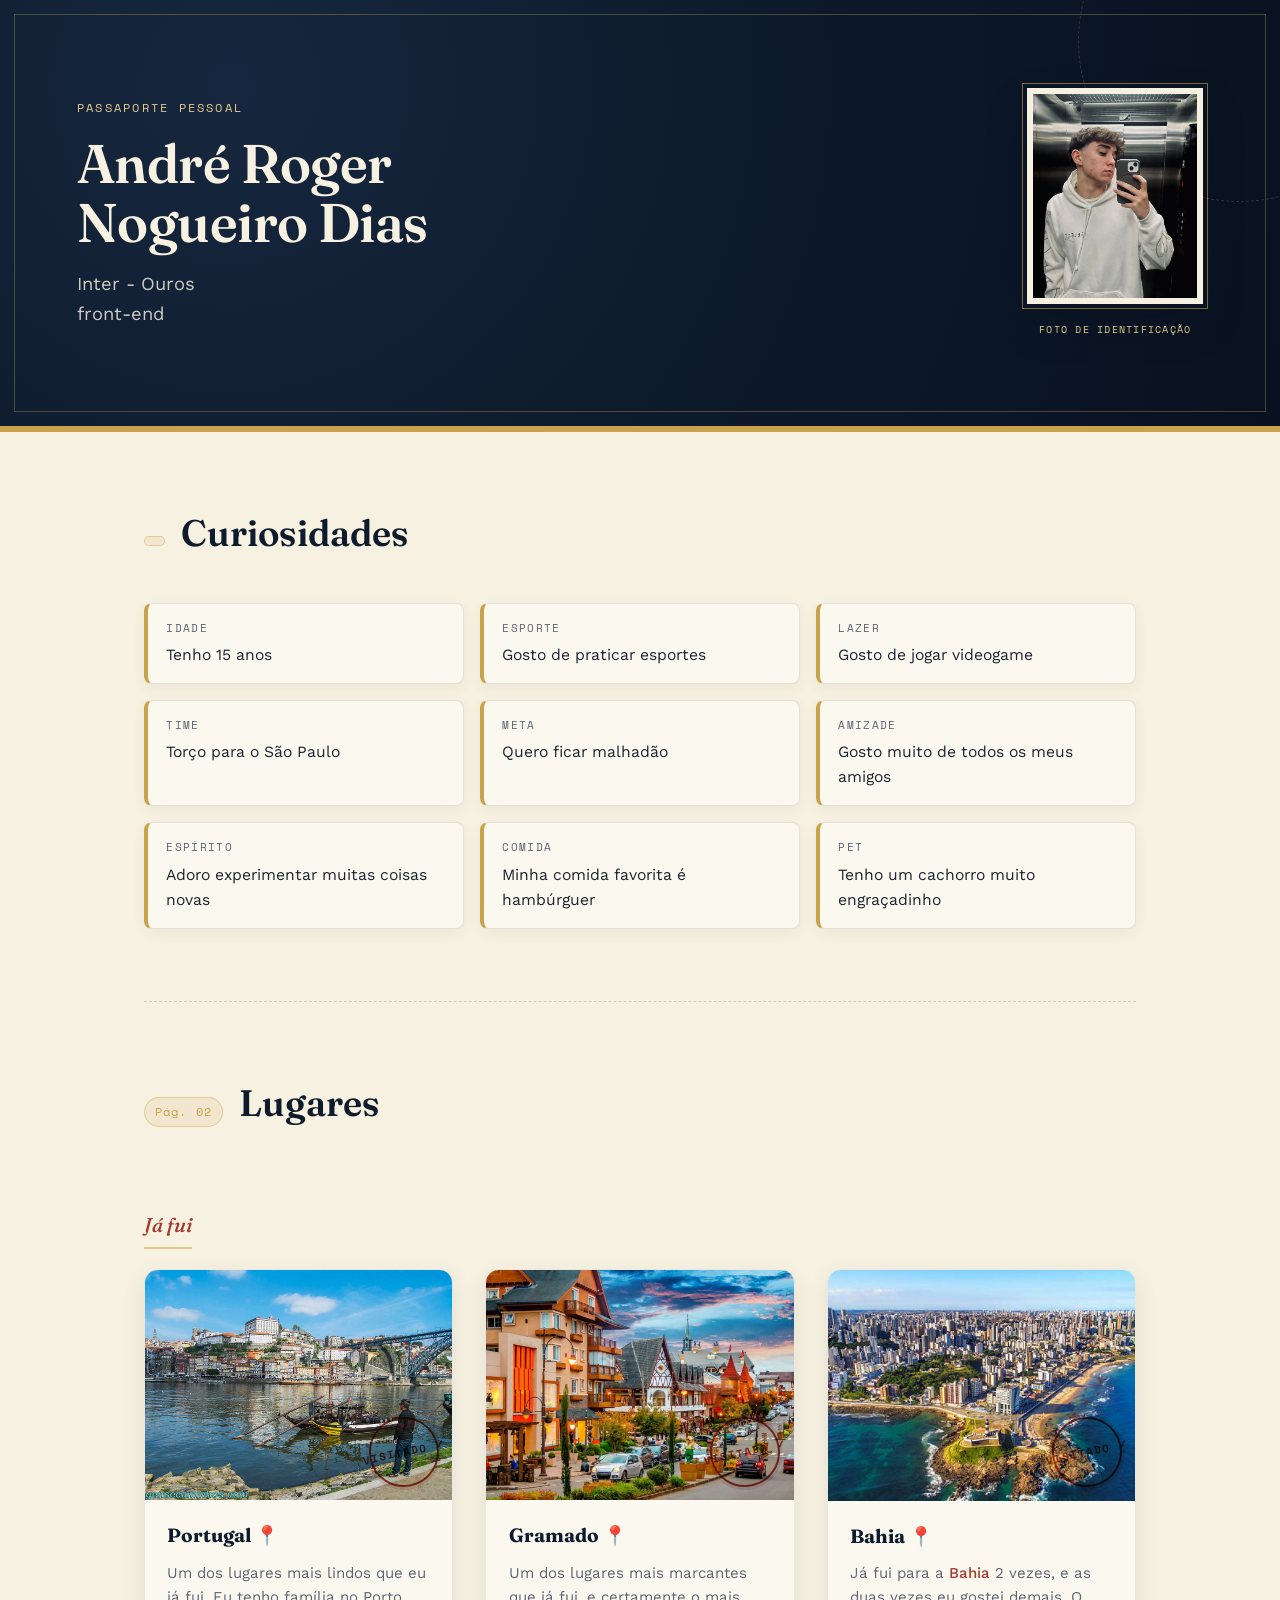
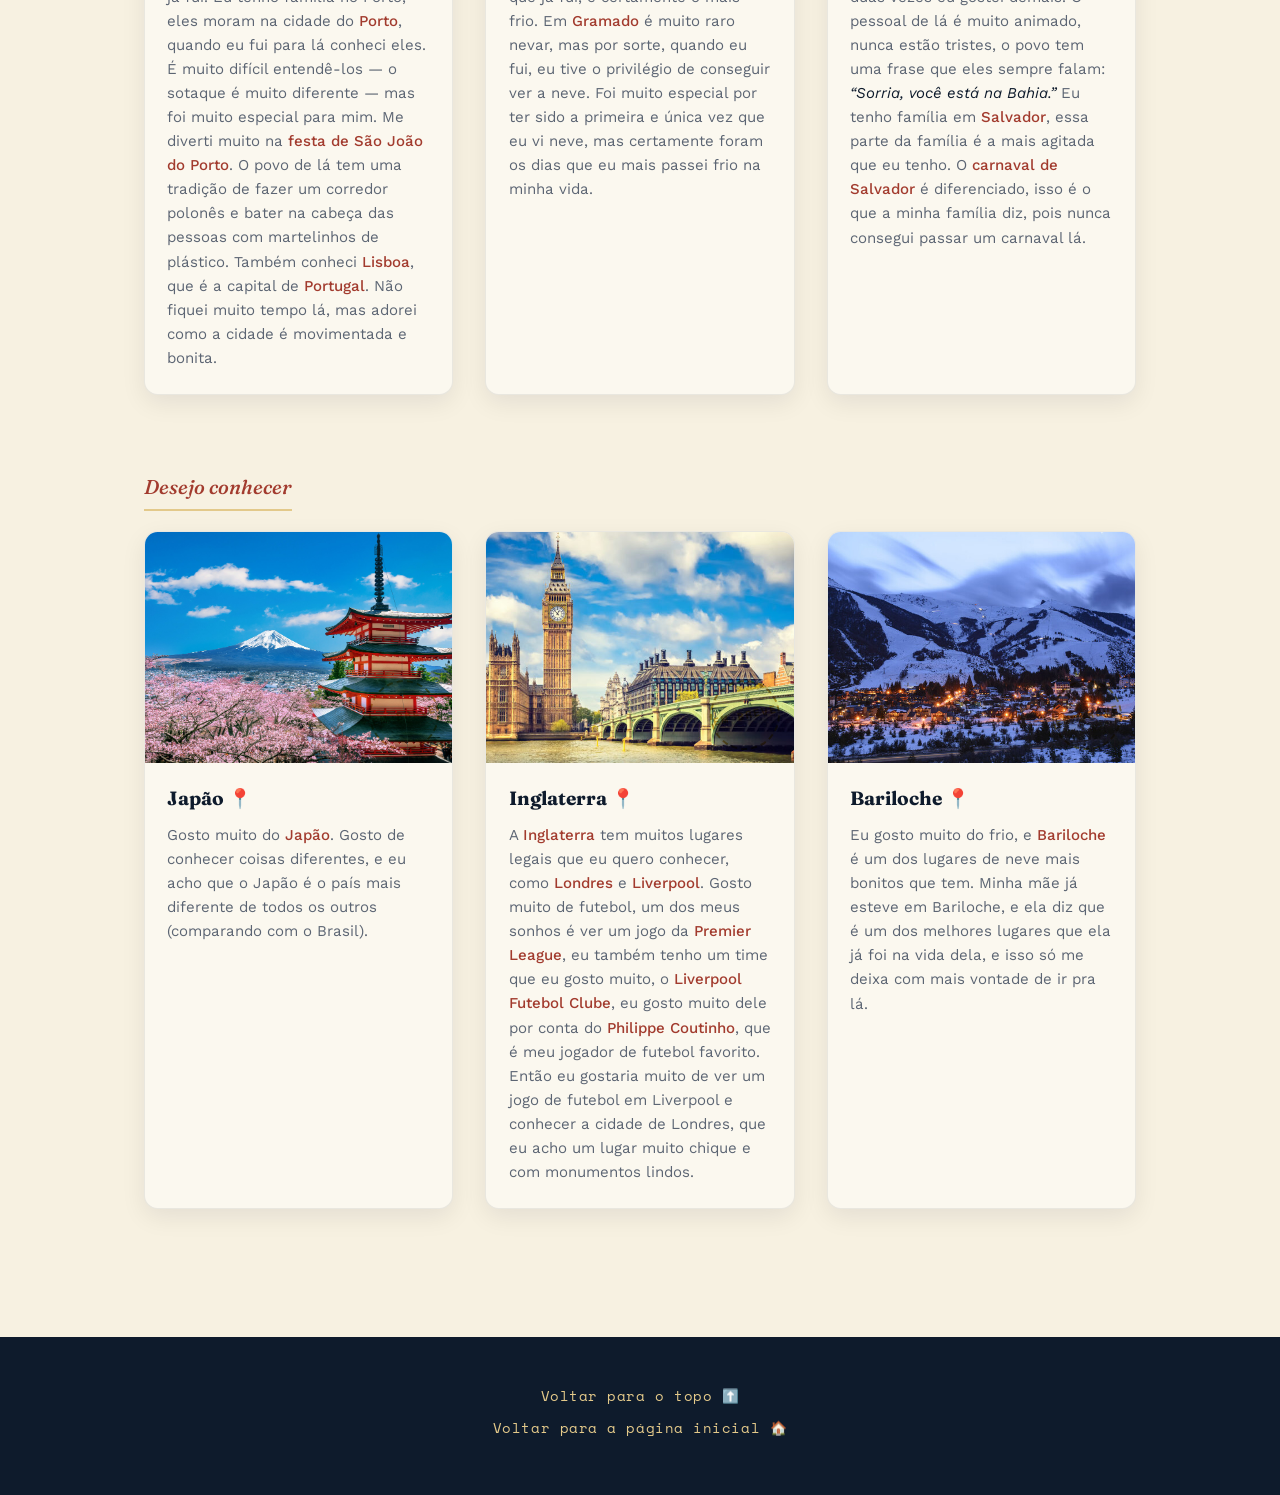
<file: paginas/pAndre/html/Andre.html>
<!DOCTYPE html>
<html lang="pt-br">
<head>
    <meta charset="UTF-8">
    <meta name="viewport" content="width=device-width, initial-scale=1.0">
    <title>André</title>
    <link rel="icon" href="../Imagem/iconAndre.png">
    <link rel="preconnect" href="https://fonts.googleapis.com">
    <link rel="preconnect" href="https://fonts.gstatic.com" crossorigin>
    <link href="https://fonts.googleapis.com/css2?family=Fraunces:ital,opsz,wght@0,9..144,400;0,9..144,600;0,9..144,700;1,9..144,500&family=Space+Mono:wght@400;700&family=Work+Sans:wght@400;500;600&display=swap" rel="stylesheet">
    <link rel="stylesheet" href="../css/andre.css">
</head>
<body>

    <div class="capa-textura" aria-hidden="true"></div>

    <header class="capa" id="Andre">
        <div class="capa-conteudo">
            <p class="capa-rotulo">Passaporte Pessoal</p>
            <h1>André Roger<br>Nogueiro Dias</h1>
            <p class="capa-sub">Inter - Ouros <br> front-end</p>
        </div>
        <figure class="foto-id">
            <img src="../FotoAndre.pnj.jpeg" alt="Foto de André" loading="eager">
            <figcaption>Foto&nbsp;de&nbsp;identificação</figcaption>
        </figure>
    </header>

    <main>
        <section class="secao" aria-labelledby="tit-curiosidades">
            <div class="secao-titulo">
                <span class="secao-numero"></span>
                <h2 id="tit-curiosidades" class="tituloFD">Curiosidades</h2>
            </div>

            <ul class="curiosidades-grade">
                <li><span class="curiosidade-rotulo">Idade</span>Tenho 15 anos</li>
                <li><span class="curiosidade-rotulo">Esporte</span>Gosto de praticar esportes</li>
                <li><span class="curiosidade-rotulo">Lazer</span>Gosto de jogar videogame</li>
                <li><span class="curiosidade-rotulo">Time</span>Torço para o São Paulo</li>
                <li><span class="curiosidade-rotulo">Meta</span>Quero ficar malhadão</li>
                <li><span class="curiosidade-rotulo">Amizade</span>Gosto muito de todos os meus amigos</li>
                <li><span class="curiosidade-rotulo">Espírito</span>Adoro experimentar muitas coisas novas</li>
                <li><span class="curiosidade-rotulo">Comida</span>Minha comida favorita é hambúrguer</li>
                <li><span class="curiosidade-rotulo">Pet</span>Tenho um cachorro muito engraçadinho</li>
            </ul>
        </section>

        <section class="secao" aria-labelledby="tit-lugares">
            <div class="secao-titulo">
                <span class="secao-numero">Pág. 02</span>
                <h2 id="tit-lugares" class="tituloFD">Lugares</h2>
            </div>

            <h3 class="tituloLugar">Já fui</h3>
            <div class="lugares-grade">

                <article class="cartao-lugar">
                    <div class="cartao-imagem">
                        <img src="../Imagem/porto-portugal.jpg" alt="Imagem do estado Porto" loading="lazy">
                        <span class="carimbo carimbo-visitado">Visitado&nbsp;✓</span>
                    </div>
                    <div class="cartao-corpo">
                        <h4>Portugal 📍</h4>
                        <p class="texto">
                            Um dos lugares mais lindos que eu já fui. Eu tenho família no Porto, eles moram na cidade do <a href="https://pt.wikipedia.org/wiki/Porto" target="_blank">Porto</a>, quando eu fui para lá conheci eles. É muito difícil entendê-los — o sotaque é muito diferente — mas foi muito especial para mim. Me diverti muito na <a href="https://pt.wikipedia.org/wiki/Festa_de_S%C3%A3o_Jo%C3%A3o_do_Porto" target="_blank">festa de São João do Porto</a>. O povo de lá tem uma tradição de fazer um corredor polonês e bater na cabeça das pessoas com martelinhos de plástico. Também conheci <a href="https://pt.wikipedia.org/wiki/Lisboa" target="_blank">Lisboa</a>, que é a capital de <a href="https://pt.wikipedia.org/wiki/Portugal" target="_blank">Portugal</a>. Não fiquei muito tempo lá, mas adorei como a cidade é movimentada e bonita.
                        </p>
                    </div>
                </article>

                <article class="cartao-lugar">
                    <div class="cartao-imagem">
                        <img src="../Imagem/centro-de-gramado.jpg" alt="Foto do centro de Gramado" loading="lazy">
                        <span class="carimbo carimbo-visitado">Visitado&nbsp;✓</span>
                    </div>
                    <div class="cartao-corpo">
                        <h4>Gramado 📍</h4>
                        <p class="texto">
                            Um dos lugares mais marcantes que já fui, e certamente o mais frio. Em <a href="https://pt.wikipedia.org/wiki/Gramado" target="_blank">Gramado</a> é muito raro nevar, mas por sorte, quando eu fui, eu tive o privilégio de conseguir ver a neve. Foi muito especial por ter sido a primeira e única vez que eu vi neve, mas certamente foram os dias que eu mais passei frio na minha vida.
                        </p>
                    </div>
                </article>

                <article class="cartao-lugar">
                    <div class="cartao-imagem">
                        <img src="../Imagem/Bahia.jpg" alt="Foto da Bahia de cima" loading="lazy">
                        <span class="carimbo carimbo-visitado">Visitado&nbsp;✓</span>
                    </div>
                    <div class="cartao-corpo">
                        <h4>Bahia 📍</h4>
                        <p class="texto">
                            Já fui para a <a href="https://pt.wikipedia.org/wiki/Bahia" target="_blank">Bahia</a> 2 vezes, e as duas vezes eu gostei demais. O pessoal de lá é muito animado, nunca estão tristes, o povo tem uma frase que eles sempre falam: <q>Sorria, você está na Bahia.</q> Eu tenho família em <a href="https://pt.wikipedia.org/wiki/Porto_Seguro" target="_blank">Salvador</a>, essa parte da família é a mais agitada que eu tenho. O <a href="https://pt.wikipedia.org/wiki/Carnaval_de_Salvador" target="_blank">carnaval de Salvador</a> é diferenciado, isso é o que a minha família diz, pois nunca consegui passar um carnaval lá.
                        </p>
                    </div>
                </article>
            </div>

            <h3 class="tituloLugar">Desejo conhecer</h3>
            <div class="lugares-grade">

                <article class="cartao-lugar">
                    <div class="cartao-imagem">
                        <img src="../Imagem/Japão.webp" alt="Foto do Japão" loading="lazy">
                        <span class="carimbo carimbo-desejo">Em&nbsp;breve</span>
                    </div>
                    <div class="cartao-corpo">
                        <h4>Japão 📍</h4>
                        <p class="texto">
                            Gosto muito do <a href="https://pt.wikipedia.org/wiki/Jap%C3%A3o" target="_blank">Japão</a>. Gosto de conhecer coisas diferentes, e eu acho que o Japão é o país mais diferente de todos os outros (comparando com o Brasil).
                        </p>
                    </div>
                </article>

                <article class="cartao-lugar">
                    <div class="cartao-imagem">
                        <img src="../Imagem/Inglaterra.jpg" alt="Foto da cidade de Londres" loading="lazy">
                        <span class="carimbo carimbo-desejo">Em&nbsp;breve</span>
                    </div>
                    <div class="cartao-corpo">
                        <h4>Inglaterra 📍</h4>
                        <p class="texto">
                            A <a href="https://pt.wikipedia.org/wiki/Inglaterra" target="_blank">Inglaterra</a> tem muitos lugares legais que eu quero conhecer, como <a href="https://pt.wikipedia.org/wiki/Londres" target="_blank">Londres</a> e <a href="https://pt.wikipedia.org/wiki/Liverpool" target="_blank">Liverpool</a>. Gosto muito de futebol, um dos meus sonhos é ver um jogo da <a href="https://pt.wikipedia.org/wiki/Premier_League" target="_blank">Premier League</a>, eu também tenho um time que eu gosto muito, o <a href="https://pt.wikipedia.org/wiki/Liverpool_Football_Club" target="_blank">Liverpool Futebol Clube</a>, eu gosto muito dele por conta do <a href="https://pt.wikipedia.org/wiki/Philippe_Coutinho" target="_blank">Philippe Coutinho</a>, que é meu jogador de futebol favorito. Então eu gostaria muito de ver um jogo de futebol em Liverpool e conhecer a cidade de Londres, que eu acho um lugar muito chique e com monumentos lindos.
                        </p>
                    </div>
                </article>

                <article class="cartao-lugar">
                    <div class="cartao-imagem">
                        <img src="../Imagem/Bariloche.jpg" alt="Foto de Bariloche" loading="lazy">
                        <span class="carimbo carimbo-desejo">Em&nbsp;breve</span>
                    </div>
                    <div class="cartao-corpo">
                        <h4>Bariloche 📍</h4>
                        <p class="texto">
                            Eu gosto muito do frio, e <a href="https://pt.wikipedia.org/wiki/Bariloche" target="_blank">Bariloche</a> é um dos lugares de neve mais bonitos que tem. Minha mãe já esteve em Bariloche, e ela diz que é um dos melhores lugares que ela já foi na vida dela, e isso só me deixa com mais vontade de ir pra lá.
                        </p>
                    </div>
                </article>
            </div>
        </section>
    </main>

    <footer class="rodape">
        <p><a href="#Andre">Voltar para o topo ⬆️</a></p>
        <p><a href="../../index.html">Voltar para a página inicial 🏠</a></p>
        <p id="mensagem"></p>
    </footer>

</body>
</html>
</file>
<file: pZaia/fernando_zaia.css>
/* ==========================================================================
   Configurações Globais e Resets
   ========================================================================== */
@import url('https://fonts.googleapis.com/css2?family=Inter:wght@300;400;600;700&display=swap');

* {
    margin: 0;
    padding: 0;
    box-sizing: border-box;
}

html {
    scroll-behavior: smooth;
}

body {
    font-family: 'Inter', sans-serif;
    background-color: #f1f5f9;
    color: #1e293b;
    line-height: 1.6;
}

.container {
    max-width: 1100px;
    margin: 0 auto;
    padding: 20px;
}

/* ==========================================================================
   Cabeçalho e Navegação (Header)
   ========================================================================== */
.site-header {
    background: linear-gradient(135deg, #0f172a 0%, #1e3a8a 100%);
    color: #ffffff;
    padding: 40px 20px;
    text-align: center;
    box-shadow: 0 4px 6px -1px rgba(0, 0, 0, 0.1);
}

.back-link {
    color: #93c5fd;
    text-decoration: none;
    font-size: 0.9rem;
    display: inline-block;
    margin-bottom: 20px;
    transition: color 0.2s ease;
}

.back-link:hover {
    color: #ffffff;
}

.header-main h1 {
    font-size: 2.5rem;
    font-weight: 700;
    margin-bottom: 5px;
}

.subtitle {
    color: #93c5fd;
    font-size: 1.1rem;
    font-weight: 300;
    margin-bottom: 30px;
}

.nav-container {
    background-color: rgba(255, 255, 255, 0.1);
    padding: 20px;
    border-radius: 12px;
    max-width: 600px;
    margin: 0 auto;
    backdrop-filter: blur(5px);
}

.nav-container h2 {
    font-size: 1.2rem;
    margin-bottom: 10px;
    text-transform: uppercase;
    letter-spacing: 1px;
    color: #f8fafc;
}

.nav-container ul {
    list-style: none;
    display: flex;
    justify-content: center;
    gap: 20px;
    flex-wrap: wrap;
}

.nav-container a {
    color: #ffffff;
    text-decoration: none;
    font-weight: 600;
    font-size: 0.95rem;
    padding: 6px 12px;
    border-radius: 6px;
    transition: background-color 0.2s ease, transform 0.2s ease;
}

.nav-container a:hover {
    background-color: rgba(255, 255, 255, 0.2);
    transform: translateY(-2px);
}

/* ==========================================================================
   Galeria de Fotos (Grid Moderna)
   ========================================================================== */
.profile-gallery {
    margin: 40px 0;
}

.gallery-grid {
    display: grid;
    grid-template-columns: repeat(auto-fit, minmax(200px, 1fr));
    gap: 20px;
}

.gallery-grid img {
    width: 100%;
    height: 280px;
    object-fit: cover;
    border-radius: 12px;
    box-shadow: 0 4px 6px rgba(0, 0, 0, 0.05);
    transition: transform 0.3s ease, box-shadow 0.3s ease;
}

.gallery-grid img:hover {
    transform: scale(1.04) translateY(-5px);
    box-shadow: 0 12px 20px rgba(0, 0, 0, 0.15);
}

/* ==========================================================================
   Seções de Conteúdo e Listas
   ========================================================================== */
.content-section {
    background-color: #ffffff;
    padding: 35px;
    border-radius: 16px;
    margin-bottom: 40px;
    box-shadow: 0 4px 6px rgba(15, 23, 42, 0.05);
}

.content-section > h2 {
    font-size: 1.8rem;
    color: #0f172a;
    margin-bottom: 25px;
    border-bottom: 3px solid #3b82f6;
    padding-bottom: 8px;
    display: inline-block;
}

.curiosidades-list {
    list-style-type: none;
}

.curiosidades-list li {
    padding: 12px 15px;
    margin-bottom: 8px;
    background-color: #f8fafc;
    border-left: 4px solid #2563eb;
    border-radius: 0 8px 8px 0;
    font-size: 1rem;
}

/* ==========================================================================
   Cards de Lugares (Layout Flexbox Responsivo)
   ========================================================================== */
.place-card {
    background-color: #f8fafc;
    border: 1px solid #e2e8f0;
    border-radius: 12px;
    padding: 25px;
    margin-bottom: 25px;
    transition: transform 0.3s ease, box-shadow 0.3s ease;
}

.place-card:hover {
    transform: translateY(-3px);
    box-shadow: 0 10px 15px -3px rgba(0, 0, 0, 0.05);
}

.place-card h3 {
    font-size: 1.3rem;
    color: #1e3a8a;
    margin-bottom: 15px;
}

.card-body {
    display: flex;
    gap: 25px;
    align-items: flex-start;
}

.card-body img {
    width: 250px;
    max-width: 100%;
    height: auto;
    border-radius: 8px;
    object-fit: cover;
    box-shadow: 0 2px 4px rgba(0,0,0,0.05);
}

.card-text {
    flex: 1;
    display: flex;
    flex-direction: column;
    gap: 12px;
}

/* Links em Linha e Botões Call-to-Action */
.inline-link {
    color: #2563eb;
    text-decoration: none;
    font-weight: 600;
    border-bottom: 1px dashed #2563eb;
}

.inline-link:hover {
    color: #1d4ed8;
    border-bottom-style: solid;
}

.btn {
    display: inline-block;
    align-self: flex-start;
    background-color: #2563eb;
    color: #ffffff;
    text-decoration: none;
    padding: 10px 20px;
    border-radius: 8px;
    font-weight: 600;
    font-size: 0.9rem;
    margin-top: 10px;
    transition: background-color 0.2s ease, transform 0.2s ease;
    box-shadow: 0 2px 4px rgba(37, 99, 235, 0.2);
}

.btn:hover {
    background-color: #1d4ed8;
    transform: translateY(-1px);
}

/* ==========================================================================
   Rodapé (Footer)
   ========================================================================== */
.site-footer {
    text-align: center;
    padding: 30px;
    color: #64748b;
    font-size: 0.95rem;
    margin-top: 5px;
}

/* ==========================================================================
   Media Queries (Responsividade para Celulares)
   ========================================================================== */
@media (max-width: 768px) {
    .header-main h1 {
        font-size: 2rem;
    }
    
    .nav-container ul {
        flex-direction: column;
        gap: 10px;
    }

    .card-body {
        flex-direction: column;
    }

    .card-body img {
        width: 100%;
        max-height: 200px;
    }
    
    .content-section {
        padding: 20px;
    }
}
</file>
<file: paginas/pMiguel/aluno-Miguelq.css>
/* ===================================================================
   MIGUEL QUADROS ARAÚJO — SITE PESSOAL
   Conceito visual: "passaporte / diário de viagem"
   - Carimbo cheio = lugar já visitado
   - Carimbo pontilhado (passagem) = destino dos sonhos
   =================================================================== */

:root {
    --navy: #4B2E83;
    --navy-deep: #251440;
    --ink: #2B1B40;
    --coral: #C2459C;
    --coral-dark: #9E3580;
    --sand: #E8B84B;
    --paper: #FAF7FC;
    --card: #FFFFFF;
    --line: rgba(75, 46, 131, 0.18);

    --shadow-sm: 0 10px 24px -16px rgba(75, 46, 131, 0.35);
    --shadow-lg: 0 24px 48px -20px rgba(75, 46, 131, 0.4);

    --radius-lg: 22px;
    --radius-md: 14px;

    --font-display: 'Baloo 2', system-ui, sans-serif;
    --font-body: 'Work Sans', system-ui, -apple-system, sans-serif;
    --font-mono: 'IBM Plex Mono', 'Courier New', monospace;
}

/* ---------- Reset básico ---------- */
* {
    box-sizing: border-box;
}

html {
    scroll-behavior: smooth;
}

body {
    margin: 0;
    font-family: var(--font-body);
    color: var(--ink);
    background-color: var(--paper);
    background-image: radial-gradient(circle, rgba(75, 46, 131, 0.08) 1px, transparent 1px);
    background-size: 22px 22px;
    line-height: 1.65;
    -webkit-font-smoothing: antialiased;
}

img {
    max-width: 100%;
    display: block;
}

ul {
    list-style: none;
    margin: 0;
    padding: 0;
}

a {
    color: inherit;
}

h1, h2, h3 {
    font-family: var(--font-display);
    line-height: 1.15;
    margin: 0;
}

p {
    margin: 0;
}

.container {
    max-width: 1120px;
    margin-inline: auto;
    padding-inline: 24px;
}

section[id] {
    scroll-margin-top: 84px;
}

/* ---------- Foco visível (acessibilidade) ---------- */
a:focus-visible,
.btn:focus-visible {
    outline: 3px solid var(--coral);
    outline-offset: 3px;
    border-radius: 4px;
}

/* ===================================================================
   NAVBAR
   =================================================================== */
.navbar {
    position: sticky;
    top: 0;
    z-index: 50;
    background: rgba(250, 247, 252, 0.86);
    backdrop-filter: blur(10px);
    border-bottom: 2px dashed var(--line);
}

.navbar__inner {
    display: flex;
    align-items: center;
    justify-content: space-between;
    padding-block: 16px;
    gap: 16px;
}

.navbar__logo {
    font-family: var(--font-display);
    font-weight: 700;
    font-size: 1.1rem;
    color: var(--navy);
    text-decoration: none;
    white-space: nowrap;
}

.navbar__links {
    display: flex;
    align-items: center;
    gap: 26px;
    flex-wrap: wrap;
    justify-content: flex-end;
}

.navbar__links a {
    font-family: var(--font-mono);
    font-size: 0.78rem;
    letter-spacing: 0.04em;
    text-transform: uppercase;
    text-decoration: none;
    color: var(--navy);
    position: relative;
    padding-bottom: 4px;
}

.navbar__links a::after {
    content: '';
    position: absolute;
    left: 0;
    bottom: 0;
    width: 0;
    height: 2px;
    background: var(--coral);
    transition: width 0.25s ease;
}

.navbar__links a:hover::after,
.navbar__links a:focus-visible::after {
    width: 100%;
}

/* ===================================================================
   HERO
   =================================================================== */
.hero {
    position: relative;
    overflow: hidden;
    background: linear-gradient(160deg, var(--navy-deep), var(--navy) 70%);
    padding-block: 76px 96px;
    color: var(--paper);
}

.hero__path {
    position: absolute;
    inset: 0;
    width: 100%;
    height: 100%;
    opacity: 0.35;
    pointer-events: none;
}

.hero__path path {
    fill: none;
    stroke: var(--sand);
    stroke-width: 2;
    stroke-dasharray: 7 9;
}

.hero__path circle {
    fill: var(--sand);
}

.hero__inner {
    position: relative;
    z-index: 2;
    display: grid;
    grid-template-columns: 200px 1fr;
    align-items: center;
    gap: 48px;
}

.hero__photo-wrap {
    position: relative;
    width: clamp(150px, 30vw, 200px);
    aspect-ratio: 1 / 1;
    border-radius: var(--radius-lg);
    border: 6px solid rgba(250, 247, 252, 0.9);
    box-shadow: var(--shadow-lg);
    overflow: visible;
    transform: rotate(-3deg);
    background: var(--sand);
    animation: fadeUp 0.7s ease both;
}

.hero__photo {
    width: 100%;
    height: 100%;
    object-fit: cover;
    border-radius: calc(var(--radius-lg) - 6px);
}

.hero__photo-tag {
    position: absolute;
    bottom: -12px;
    left: 50%;
    transform: translateX(-50%) rotate(2deg);
    background: var(--coral);
    color: var(--paper);
    font-family: var(--font-mono);
    font-size: 0.62rem;
    text-transform: uppercase;
    letter-spacing: 0.06em;
    padding: 4px 12px;
    border-radius: 999px;
    box-shadow: var(--shadow-sm);
    white-space: nowrap;
}

.hero__kicker {
    display: inline-block;
    font-family: var(--font-mono);
    text-transform: uppercase;
    letter-spacing: 0.16em;
    font-size: 0.78rem;
    color: var(--sand);
    margin-bottom: 12px;
    animation: fadeUp 0.7s ease both;
    animation-delay: 0.1s;
}

.hero__text h1 {
    font-weight: 800;
    font-size: clamp(2.1rem, 5vw, 3.3rem);
    color: var(--paper);
    animation: fadeUp 0.7s ease both;
    animation-delay: 0.2s;
}

.hero__meta {
    display: flex;
    flex-wrap: wrap;
    gap: 12px;
    margin-top: 20px;
    animation: fadeUp 0.7s ease both;
    animation-delay: 0.32s;
}

.hero__meta span {
    font-family: var(--font-mono);
    font-size: 0.85rem;
    background: rgba(255, 255, 255, 0.08);
    border: 1px dashed rgba(250, 247, 252, 0.4);
    padding: 7px 16px;
    border-radius: 999px;
}

@keyframes fadeUp {
    from {
        opacity: 0;
        transform: translateY(18px);
    }
    to {
        opacity: 1;
        transform: translateY(0);
    }
}

/* ===================================================================
   SECTIONS — genérico
   =================================================================== */
.section {
    padding-block: 88px;
}

.section--alt {
    background: rgba(75, 46, 131, 0.05);
    border-top: 2px dashed var(--line);
    border-bottom: 2px dashed var(--line);
}

.section__eyebrow {
    display: block;
    text-align: center;
    font-family: var(--font-mono);
    text-transform: uppercase;
    letter-spacing: 0.16em;
    font-size: 0.76rem;
    color: var(--coral-dark);
    margin-bottom: 10px;
}

.section__title {
    text-align: center;
    font-size: clamp(1.7rem, 3.4vw, 2.3rem);
    color: var(--navy);
    margin-bottom: 48px;
}

/* ===================================================================
   CURIOSIDADES
   =================================================================== */
.curiosities {
    display: grid;
    grid-template-columns: repeat(auto-fit, minmax(220px, 1fr));
    gap: 28px;
}

.curiosity-card {
    background: var(--card);
    border-radius: var(--radius-md);
    padding: 20px;
    box-shadow: var(--shadow-sm);
    transition: transform 0.3s ease, box-shadow 0.3s ease;
}

.curiosity-card:nth-child(odd) {
    transform: rotate(-1.4deg);
}

.curiosity-card:nth-child(even) {
    transform: rotate(1.2deg);
}

.curiosity-card:hover {
    transform: rotate(0deg) translateY(-6px);
    box-shadow: var(--shadow-lg);
}

.curiosity-card__img {
    width: 100%;
    aspect-ratio: 4 / 3;
    object-fit: cover;
    border-radius: 10px;
    margin-bottom: 14px;
    transition: transform 0.4s ease;
}

.curiosity-card:hover .curiosity-card__img {
    transform: scale(1.05);
}

.curiosity-card p {
    font-size: 0.96rem;
}

.curiosity-card--chip {
    display: flex;
    flex-direction: column;
    align-items: center;
    justify-content: center;
    text-align: center;
    min-height: 160px;
    gap: 10px;
}

.curiosity-card--chip p {
    font-family: var(--font-display);
    font-weight: 600;
    color: var(--navy);
    font-size: 1rem;
}

.curiosity-card__icon {
    font-size: 2rem;
}

/* ===================================================================
   LUGARES (cards de destino)
   =================================================================== */
.places-grid {
    display: grid;
    grid-template-columns: repeat(auto-fit, minmax(280px, 1fr));
    gap: 32px;
}

.place-card {
    background: var(--card);
    border-radius: var(--radius-lg);
    overflow: hidden;
    box-shadow: var(--shadow-sm);
    transition: transform 0.3s ease, box-shadow 0.3s ease;
}

.place-card:hover {
    transform: translateY(-8px);
    box-shadow: var(--shadow-lg);
}

.place-card__img-wrap {
    position: relative;
    overflow: hidden;
    aspect-ratio: 4 / 3;
}

.place-card__img {
    width: 100%;
    height: 100%;
    object-fit: cover;
    transition: transform 0.5s ease;
}

.place-card:hover .place-card__img {
    transform: scale(1.08);
}

.place-card__stamp {
    position: absolute;
    top: 14px;
    right: 14px;
    width: 64px;
    height: 64px;
    border-radius: 50%;
    display: flex;
    align-items: center;
    justify-content: center;
    font-family: var(--font-mono);
    font-size: 0.68rem;
    font-weight: 700;
    text-transform: uppercase;
    letter-spacing: 0.02em;
    transform: rotate(-12deg);
    transition: transform 0.3s ease;
}

.place-card:hover .place-card__stamp {
    transform: rotate(-2deg) scale(1.06);
}

.place-card__stamp--visited {
    background: var(--coral);
    color: var(--paper);
    border: 2px solid rgba(255, 255, 255, 0.7);
}

.place-card__stamp--dream {
    background: rgba(250, 247, 252, 0.92);
    border: 2px dashed var(--navy);
    color: var(--navy);
}

.place-card__body {
    padding: 20px 22px 24px;
}

.place-card__body h3 {
    color: var(--navy);
    font-size: 1.2rem;
    margin-bottom: 16px;
}

/* ---------- Botões ---------- */
.btn {
    display: inline-flex;
    align-items: center;
    gap: 6px;
    font-family: var(--font-mono);
    font-size: 0.8rem;
    text-transform: uppercase;
    letter-spacing: 0.05em;
    background: var(--navy);
    color: var(--paper);
    padding: 10px 18px;
    border-radius: 999px;
    text-decoration: none;
    transition: background 0.25s ease, transform 0.25s ease;
}

.btn::after {
    content: '→';
    transition: transform 0.25s ease;
}

.btn:hover {
    background: var(--coral-dark);
}

.btn:hover::after {
    transform: translateX(3px);
}

.btn--ghost {
    background: transparent;
    border: 2px solid var(--sand);
    color: var(--sand);
}

.btn--ghost:hover {
    background: var(--sand);
    color: var(--navy-deep);
}

/* ===================================================================
   FOOTER
   =================================================================== */
.footer {
    background: var(--navy-deep);
    color: var(--paper);
    padding-block: 44px;
    text-align: center;
    border-top: 3px dashed rgba(250, 247, 252, 0.3);
}

/* ===================================================================
   RESPONSIVO
   =================================================================== */
@media (max-width: 880px) {
    .hero__inner {
        grid-template-columns: 1fr;
        text-align: center;
        justify-items: center;
    }

    .hero__meta {
        justify-content: center;
    }

    .hero__path {
        display: none;
    }
}

@media (max-width: 640px) {
    .navbar__inner {
        flex-direction: column;
        gap: 10px;
        padding-block: 14px;
    }

    .navbar__links {
        justify-content: center;
        gap: 16px 18px;
    }

    .section {
        padding-block: 60px;
    }

    .section__title {
        margin-bottom: 32px;
    }

    .hero {
        padding-block: 56px 72px;
    }
}

@media (max-width: 420px) {
    .navbar__links {
        font-size: 0.7rem;
    }

    .hero__meta span {
        font-size: 0.78rem;
        padding: 6px 12px;
    }
}

/* ---------- Respeita preferência por menos movimento ---------- */
@media (prefers-reduced-motion: reduce) {
    *,
    *::before,
    *::after {
        animation-duration: 0.01ms !important;
        animation-iteration-count: 1 !important;
        transition-duration: 0.01ms !important;
        scroll-behavior: auto !important;
    }
}
</file>
<file: paginas/pZaia/fernando_zaia.css>
/* ==========================================================================
   Configurações Globais e Resets
   ========================================================================== */
@import url('https://fonts.googleapis.com/css2?family=Inter:wght@300;400;600;700&display=swap');

* {
    margin: 0;
    padding: 0;
    box-sizing: border-box;
}

html {
    scroll-behavior: smooth;
}

body {
    font-family: 'Inter', sans-serif;
    background-color: #f1f5f9;
    color: #1e293b;
    line-height: 1.6;
}

.container {
    max-width: 1100px;
    margin: 0 auto;
    padding: 20px;
}

/* ==========================================================================
   Cabeçalho e Navegação (Header)
   ========================================================================== */
.site-header {
    background: linear-gradient(135deg, #0f172a 0%, #1e3a8a 100%);
    color: #ffffff;
    padding: 40px 20px;
    text-align: center;
    box-shadow: 0 4px 6px -1px rgba(0, 0, 0, 0.1);
}

.back-link {
    color: #93c5fd;
    text-decoration: none;
    font-size: 0.9rem;
    display: inline-block;
    margin-bottom: 20px;
    transition: color 0.2s ease;
}

.back-link:hover {
    color: #ffffff;
}

.header-main h1 {
    font-size: 2.5rem;
    font-weight: 700;
    margin-bottom: 5px;
}

.subtitle {
    color: #93c5fd;
    font-size: 1.1rem;
    font-weight: 300;
    margin-bottom: 30px;
}

.nav-container {
    background-color: rgba(255, 255, 255, 0.1);
    padding: 20px;
    border-radius: 12px;
    max-width: 600px;
    margin: 0 auto;
    backdrop-filter: blur(5px);
}

.nav-container h2 {
    font-size: 1.2rem;
    margin-bottom: 10px;
    text-transform: uppercase;
    letter-spacing: 1px;
    color: #f8fafc;
}

.nav-container ul {
    list-style: none;
    display: flex;
    justify-content: center;
    gap: 20px;
    flex-wrap: wrap;
}

.nav-container a {
    color: #ffffff;
    text-decoration: none;
    font-weight: 600;
    font-size: 0.95rem;
    padding: 6px 12px;
    border-radius: 6px;
    transition: background-color 0.2s ease, transform 0.2s ease;
}

.nav-container a:hover {
    background-color: rgba(255, 255, 255, 0.2);
    transform: translateY(-2px);
}

/* ==========================================================================
   Galeria de Fotos (Grid Moderna)
   ========================================================================== */
.profile-gallery {
    margin: 40px 0;
}

.gallery-grid {
    display: grid;
    grid-template-columns: repeat(auto-fit, minmax(200px, 1fr));
    gap: 20px;
}

.gallery-grid img {
    width: 100%;
    height: 280px;
    object-fit: cover;
    border-radius: 12px;
    box-shadow: 0 4px 6px rgba(0, 0, 0, 0.05);
    transition: transform 0.3s ease, box-shadow 0.3s ease;
}

.gallery-grid img:hover {
    transform: scale(1.04) translateY(-5px);
    box-shadow: 0 12px 20px rgba(0, 0, 0, 0.15);
}

/* ==========================================================================
   Seções de Conteúdo e Listas
   ========================================================================== */
.content-section {
    background-color: #ffffff;
    padding: 35px;
    border-radius: 16px;
    margin-bottom: 40px;
    box-shadow: 0 4px 6px rgba(15, 23, 42, 0.05);
}

.content-section > h2 {
    font-size: 1.8rem;
    color: #0f172a;
    margin-bottom: 25px;
    border-bottom: 3px solid #3b82f6;
    padding-bottom: 8px;
    display: inline-block;
}

.curiosidades-list {
    list-style-type: none;
}

.curiosidades-list li {
    padding: 12px 15px;
    margin-bottom: 8px;
    background-color: #f8fafc;
    border-left: 4px solid #2563eb;
    border-radius: 0 8px 8px 0;
    font-size: 1rem;
}

/* ==========================================================================
   Cards de Lugares (Layout Flexbox Responsivo)
   ========================================================================== */
.place-card {
    background-color: #f8fafc;
    border: 1px solid #e2e8f0;
    border-radius: 12px;
    padding: 25px;
    margin-bottom: 25px;
    transition: transform 0.3s ease, box-shadow 0.3s ease;
}

.place-card:hover {
    transform: translateY(-3px);
    box-shadow: 0 10px 15px -3px rgba(0, 0, 0, 0.05);
}

.place-card h3 {
    font-size: 1.3rem;
    color: #1e3a8a;
    margin-bottom: 15px;
}

.card-body {
    display: flex;
    gap: 25px;
    align-items: flex-start;
}

.card-body img {
    width: 250px;
    max-width: 100%;
    height: auto;
    border-radius: 8px;
    object-fit: cover;
    box-shadow: 0 2px 4px rgba(0,0,0,0.05);
}

.card-text {
    flex: 1;
    display: flex;
    flex-direction: column;
    gap: 12px;
}

/* Links em Linha e Botões Call-to-Action */
.inline-link {
    color: #2563eb;
    text-decoration: none;
    font-weight: 600;
    border-bottom: 1px dashed #2563eb;
}

.inline-link:hover {
    color: #1d4ed8;
    border-bottom-style: solid;
}

.btn {
    display: inline-block;
    align-self: flex-start;
    background-color: #2563eb;
    color: #ffffff;
    text-decoration: none;
    padding: 10px 20px;
    border-radius: 8px;
    font-weight: 600;
    font-size: 0.9rem;
    margin-top: 10px;
    transition: background-color 0.2s ease, transform 0.2s ease;
    box-shadow: 0 2px 4px rgba(37, 99, 235, 0.2);
}

.btn:hover {
    background-color: #1d4ed8;
    transform: translateY(-1px);
}

/* ==========================================================================
   Rodapé (Footer)
   ========================================================================== */
.site-footer {
    text-align: center;
    padding: 30px;
    color: #64748b;
    font-size: 0.95rem;
    margin-top: 5px;
}

/* ==========================================================================
   Media Queries (Responsividade para Celulares)
   ========================================================================== */
@media (max-width: 768px) {
    .header-main h1 {
        font-size: 2rem;
    }
    
    .nav-container ul {
        flex-direction: column;
        gap: 10px;
    }

    .card-body {
        flex-direction: column;
    }

    .card-body img {
        width: 100%;
        max-height: 200px;
    }
    
    .content-section {
        padding: 20px;
    }
}
</file>
<file: pAndre/css/andre.css>
/* ============================================================
   ANDRÉ — PASSAPORTE PESSOAL
   Conceito: capa de passaporte (azul-marinho + dourado) com
   "carimbos" de visto para cada lugar visitado/desejado.
   ============================================================ */

:root {
    --azul-capa: #0e1b2c;
    --azul-profundo: #081120;
    --creme: #f7f1e1;
    --creme-suave: #fbf8ef;
    --dourado: #c8a24d;
    --dourado-claro: #e3c98a;
    --tinta-vermelha: #a23b2e;
    --texto-escuro: #1c2430;
    --texto-suave: #5c6573;
    --sombra: rgba(8, 17, 32, 0.18);

    --fonte-display: "Fraunces", serif;
    --fonte-corpo: "Work Sans", sans-serif;
    --fonte-selo: "Space Mono", monospace;
}

* {
    box-sizing: border-box;
}

html {
    scroll-behavior: smooth;
}

@media (prefers-reduced-motion: reduce) {
    html {
        scroll-behavior: auto;
    }
    *, *::before, *::after {
        animation-duration: 0.01ms !important;
        transition-duration: 0.01ms !important;
    }
}

body {
    margin: 0;
    font-family: var(--fonte-corpo);
    color: var(--texto-escuro);
    background: var(--creme);
    line-height: 1.6;
}

a {
    color: var(--tinta-vermelha);
    text-decoration: none;
    background-image: linear-gradient(currentColor, currentColor);
    background-position: 0 1.15em;
    background-repeat: no-repeat;
    background-size: 0% 1.5px;
    transition: background-size 0.25s ease, color 0.25s ease;
}

a:hover,
a:focus-visible {
    background-size: 100% 1.5px;
}

a:focus-visible,
button:focus-visible {
    outline: 2px solid var(--dourado);
    outline-offset: 3px;
    border-radius: 2px;
}

hr.linha {
    display: none; /* substituído pelo espaçamento de seção */
}

/* ============================== CAPA / HERO ============================== */

.capa {
    position: relative;
    overflow: hidden;
    background: radial-gradient(circle at 18% 20%, #16273f 0%, var(--azul-capa) 45%, var(--azul-profundo) 100%);
    color: var(--creme);
    padding: clamp(3rem, 8vw, 5.5rem) clamp(1.5rem, 6vw, 5rem);
    display: flex;
    align-items: center;
    justify-content: space-between;
    gap: clamp(1.5rem, 4vw, 4rem);
    border-bottom: 6px solid var(--dourado);
}

.capa::before {
    content: "";
    position: absolute;
    inset: 14px;
    border: 1px solid rgba(200, 162, 77, 0.35);
    pointer-events: none;
}

.capa::after {
    content: "";
    position: absolute;
    right: -120px;
    top: -120px;
    width: 320px;
    height: 320px;
    border: 1px dashed rgba(200, 162, 77, 0.25);
    border-radius: 50%;
}

.capa-conteudo {
    max-width: 38rem;
    position: relative;
    z-index: 1;
}

.capa-rotulo {
    font-family: var(--fonte-selo);
    letter-spacing: 0.18em;
    text-transform: uppercase;
    font-size: 0.78rem;
    color: var(--dourado-claro);
    margin: 0 0 1rem;
}

.capa h1 {
    font-family: var(--fonte-display);
    font-weight: 600;
    font-size: clamp(2.1rem, 5vw, 3.4rem);
    line-height: 1.1;
    margin: 0 0 1rem;
    letter-spacing: -0.01em;
}

.capa-sub {
    font-size: clamp(1rem, 2vw, 1.15rem);
    color: rgba(247, 241, 225, 0.82);
    max-width: 32rem;
    margin: 0;
}

.foto-id {
    position: relative;
    z-index: 1;
    margin: 0;
    flex-shrink: 0;
    text-align: center;
}

.foto-id img {
    width: clamp(7.5rem, 16vw, 11rem);
    height: clamp(9rem, 19vw, 13.5rem);
    object-fit: cover;
    background: var(--creme);
    border: 6px solid var(--creme);
    outline: 1px solid rgba(200, 162, 77, 0.6);
    outline-offset: 4px;
    box-shadow: 0 18px 40px var(--sombra);
    transition: transform 0.35s ease;
}

.foto-id:hover img {
    transform: translateY(-4px) rotate(-1deg);
}

.foto-id figcaption {
    font-family: var(--fonte-selo);
    font-size: 0.65rem;
    letter-spacing: 0.12em;
    text-transform: uppercase;
    color: var(--dourado-claro);
    margin-top: 0.6rem;
}

/* ============================== SEÇÕES ============================== */

main {
    max-width: 68rem;
    margin: 0 auto;
    padding: 0 clamp(1.25rem, 5vw, 3rem);
}

.secao {
    padding: clamp(3rem, 7vw, 4.5rem) 0;
    border-bottom: 1px dashed rgba(28, 36, 48, 0.18);
}

.secao:last-of-type {
    border-bottom: none;
}

.secao-titulo {
    display: flex;
    align-items: baseline;
    gap: 1rem;
    margin-bottom: clamp(1.5rem, 4vw, 2.5rem);
}

.secao-numero {
    font-family: var(--fonte-selo);
    font-size: 0.78rem;
    letter-spacing: 0.1em;
    color: var(--dourado);
    background: rgba(200, 162, 77, 0.12);
    border: 1px solid rgba(200, 162, 77, 0.4);
    padding: 0.25rem 0.6rem;
    border-radius: 999px;
    white-space: nowrap;
}

.tituloFD {
    font-family: var(--fonte-display);
    font-weight: 600;
    font-size: clamp(1.7rem, 4vw, 2.3rem);
    margin: 0;
    color: var(--azul-capa);
}

.tituloLugar {
    font-family: var(--fonte-display);
    font-style: italic;
    font-weight: 500;
    font-size: 1.25rem;
    color: var(--tinta-vermelha);
    margin: clamp(1.5rem, 4vw, 2.25rem) 0 1.25rem;
    padding-bottom: 0.4rem;
    border-bottom: 2px solid var(--dourado-claro);
    display: inline-block;
}

/* ============================== CURIOSIDADES ============================== */

.curiosidades-grade {
    list-style: none;
    margin: 0;
    padding: 0;
    display: grid;
    grid-template-columns: repeat(auto-fit, minmax(15.5rem, 1fr));
    gap: 1rem;
}

.curiosidades-grade li {
    background: var(--creme-suave);
    border: 1px solid rgba(28, 36, 48, 0.1);
    border-left: 4px solid var(--dourado);
    border-radius: 0.5rem;
    padding: 1rem 1.15rem;
    font-size: 0.98rem;
    box-shadow: 0 4px 14px rgba(8, 17, 32, 0.05);
    transition: transform 0.2s ease, box-shadow 0.2s ease, border-color 0.2s ease;
}

.curiosidades-grade li:hover {
    transform: translateY(-3px);
    box-shadow: 0 10px 22px rgba(8, 17, 32, 0.1);
    border-left-color: var(--tinta-vermelha);
}

.curiosidade-rotulo {
    display: block;
    font-family: var(--fonte-selo);
    font-size: 0.68rem;
    letter-spacing: 0.12em;
    text-transform: uppercase;
    color: var(--texto-suave);
    margin-bottom: 0.3rem;
}

/* ============================== LUGARES / CARTÕES ============================== */

.lugares-grade {
    display: grid;
    grid-template-columns: repeat(auto-fit, minmax(16.5rem, 1fr));
    gap: clamp(1.25rem, 3vw, 2rem);
    margin-bottom: 2.5rem;
}

.cartao-lugar {
    background: var(--creme-suave);
    border-radius: 0.85rem;
    overflow: hidden;
    box-shadow: 0 8px 24px rgba(8, 17, 32, 0.08);
    border: 1px solid rgba(28, 36, 48, 0.08);
    display: flex;
    flex-direction: column;
    transition: transform 0.3s ease, box-shadow 0.3s ease;
}

.cartao-lugar:hover {
    transform: translateY(-6px);
    box-shadow: 0 18px 36px rgba(8, 17, 32, 0.16);
}

.cartao-imagem {
    position: relative;
    overflow: hidden;
    aspect-ratio: 4 / 3;
}

.cartao-imagem img {
    width: 100%;
    height: 100%;
    object-fit: cover;
    display: block;
    transition: transform 0.5s ease;
}

.cartao-lugar:hover .cartao-imagem img {
    transform: scale(1.07);
}

/* O carimbo: elemento de assinatura do design */
.carimbo {
    position: absolute;
    bottom: 0.8rem;
    right: 0.8rem;
    font-family: var(--fonte-selo);
    font-size: 0.68rem;
    font-weight: 700;
    letter-spacing: 0.1em;
    text-transform: uppercase;
    padding: 0.55rem 0.7rem;
    border-radius: 50%;
    width: 4.4rem;
    height: 4.4rem;
    display: flex;
    align-items: center;
    justify-content: center;
    text-align: center;
    line-height: 1.15;
    transform: rotate(-12deg);
    mix-blend-mode: multiply;
    transition: transform 0.3s ease;
}

.cartao-lugar:hover .carimbo {
    transform: rotate(-6deg) scale(1.05);
}

.carimbo-visitado {
    border: 2px solid var(--tinta-vermelha);
    color: var(--tinta-vermelha);
    background: rgba(247, 241, 225, 0.85);
    box-shadow: 0 0 0 3px rgba(162, 59, 46, 0.15);
}

.carimbo-desejo {
    border: 2px dashed var(--dourado);
    color: var(--dourado);
    background: rgba(247, 241, 225, 0.85);
}

.cartao-corpo {
    padding: 1.25rem 1.4rem 1.5rem;
}

.cartao-corpo h4 {
    font-family: var(--fonte-display);
    font-size: 1.2rem;
    margin: 0 0 0.6rem;
    color: var(--azul-capa);
}

.cartao-corpo .texto {
    margin: 0;
    font-size: 0.94rem;
    color: var(--texto-suave);
}

.cartao-corpo .texto a {
    color: var(--tinta-vermelha);
    font-weight: 500;
}

.cartao-corpo q {
    font-style: italic;
    color: var(--azul-capa);
}

/* ============================== RODAPÉ ============================== */

.rodape {
    text-align: center;
    background: var(--azul-capa);
    color: var(--creme);
    padding: 2.5rem 1.5rem 3rem;
    margin-top: 1rem;
}

.rodape p {
    margin: 0.4rem 0;
}

.rodape a {
    color: var(--dourado-claro);
    font-family: var(--fonte-selo);
    font-size: 0.85rem;
    letter-spacing: 0.04em;
}

/* ============================== RESPONSIVO ============================== */

@media (max-width: 720px) {
    .capa {
        flex-direction: column-reverse;
        text-align: center;
        padding-top: 2.5rem;
    }

    .capa-conteudo {
        text-align: center;
    }

    .secao-titulo {
        flex-direction: column;
        align-items: flex-start;
        gap: 0.5rem;
    }

    .lugares-grade {
        grid-template-columns: 1fr;
    }
}

@media (max-width: 420px) {
    .curiosidades-grade {
        grid-template-columns: 1fr;
    }
}
</file>
<file: paginas/pAndre/css/andre.css>
/* ============================================================
   ANDRÉ — PASSAPORTE PESSOAL
   Conceito: capa de passaporte (azul-marinho + dourado) com
   "carimbos" de visto para cada lugar visitado/desejado.
   ============================================================ */

:root {
    --azul-capa: #0e1b2c;
    --azul-profundo: #081120;
    --creme: #f7f1e1;
    --creme-suave: #fbf8ef;
    --dourado: #c8a24d;
    --dourado-claro: #e3c98a;
    --tinta-vermelha: #a23b2e;
    --texto-escuro: #1c2430;
    --texto-suave: #5c6573;
    --sombra: rgba(8, 17, 32, 0.18);

    --fonte-display: "Fraunces", serif;
    --fonte-corpo: "Work Sans", sans-serif;
    --fonte-selo: "Space Mono", monospace;
}

* {
    box-sizing: border-box;
}

html {
    scroll-behavior: smooth;
}

@media (prefers-reduced-motion: reduce) {
    html {
        scroll-behavior: auto;
    }
    *, *::before, *::after {
        animation-duration: 0.01ms !important;
        transition-duration: 0.01ms !important;
    }
}

body {
    margin: 0;
    font-family: var(--fonte-corpo);
    color: var(--texto-escuro);
    background: var(--creme);
    line-height: 1.6;
}

a {
    color: var(--tinta-vermelha);
    text-decoration: none;
    background-image: linear-gradient(currentColor, currentColor);
    background-position: 0 1.15em;
    background-repeat: no-repeat;
    background-size: 0% 1.5px;
    transition: background-size 0.25s ease, color 0.25s ease;
}

a:hover,
a:focus-visible {
    background-size: 100% 1.5px;
}

a:focus-visible,
button:focus-visible {
    outline: 2px solid var(--dourado);
    outline-offset: 3px;
    border-radius: 2px;
}

hr.linha {
    display: none; /* substituído pelo espaçamento de seção */
}

/* ============================== CAPA / HERO ============================== */

.capa {
    position: relative;
    overflow: hidden;
    background: radial-gradient(circle at 18% 20%, #16273f 0%, var(--azul-capa) 45%, var(--azul-profundo) 100%);
    color: var(--creme);
    padding: clamp(3rem, 8vw, 5.5rem) clamp(1.5rem, 6vw, 5rem);
    display: flex;
    align-items: center;
    justify-content: space-between;
    gap: clamp(1.5rem, 4vw, 4rem);
    border-bottom: 6px solid var(--dourado);
}

.capa::before {
    content: "";
    position: absolute;
    inset: 14px;
    border: 1px solid rgba(200, 162, 77, 0.35);
    pointer-events: none;
}

.capa::after {
    content: "";
    position: absolute;
    right: -120px;
    top: -120px;
    width: 320px;
    height: 320px;
    border: 1px dashed rgba(200, 162, 77, 0.25);
    border-radius: 50%;
}

.capa-conteudo {
    max-width: 38rem;
    position: relative;
    z-index: 1;
}

.capa-rotulo {
    font-family: var(--fonte-selo);
    letter-spacing: 0.18em;
    text-transform: uppercase;
    font-size: 0.78rem;
    color: var(--dourado-claro);
    margin: 0 0 1rem;
}

.capa h1 {
    font-family: var(--fonte-display);
    font-weight: 600;
    font-size: clamp(2.1rem, 5vw, 3.4rem);
    line-height: 1.1;
    margin: 0 0 1rem;
    letter-spacing: -0.01em;
}

.capa-sub {
    font-size: clamp(1rem, 2vw, 1.15rem);
    color: rgba(247, 241, 225, 0.82);
    max-width: 32rem;
    margin: 0;
}

.foto-id {
    position: relative;
    z-index: 1;
    margin: 0;
    flex-shrink: 0;
    text-align: center;
}

.foto-id img {
    width: clamp(7.5rem, 16vw, 11rem);
    height: clamp(9rem, 19vw, 13.5rem);
    object-fit: cover;
    background: var(--creme);
    border: 6px solid var(--creme);
    outline: 1px solid rgba(200, 162, 77, 0.6);
    outline-offset: 4px;
    box-shadow: 0 18px 40px var(--sombra);
    transition: transform 0.35s ease;
}

.foto-id:hover img {
    transform: translateY(-4px) rotate(-1deg);
}

.foto-id figcaption {
    font-family: var(--fonte-selo);
    font-size: 0.65rem;
    letter-spacing: 0.12em;
    text-transform: uppercase;
    color: var(--dourado-claro);
    margin-top: 0.6rem;
}

/* ============================== SEÇÕES ============================== */

main {
    max-width: 68rem;
    margin: 0 auto;
    padding: 0 clamp(1.25rem, 5vw, 3rem);
}

.secao {
    padding: clamp(3rem, 7vw, 4.5rem) 0;
    border-bottom: 1px dashed rgba(28, 36, 48, 0.18);
}

.secao:last-of-type {
    border-bottom: none;
}

.secao-titulo {
    display: flex;
    align-items: baseline;
    gap: 1rem;
    margin-bottom: clamp(1.5rem, 4vw, 2.5rem);
}

.secao-numero {
    font-family: var(--fonte-selo);
    font-size: 0.78rem;
    letter-spacing: 0.1em;
    color: var(--dourado);
    background: rgba(200, 162, 77, 0.12);
    border: 1px solid rgba(200, 162, 77, 0.4);
    padding: 0.25rem 0.6rem;
    border-radius: 999px;
    white-space: nowrap;
}

.tituloFD {
    font-family: var(--fonte-display);
    font-weight: 600;
    font-size: clamp(1.7rem, 4vw, 2.3rem);
    margin: 0;
    color: var(--azul-capa);
}

.tituloLugar {
    font-family: var(--fonte-display);
    font-style: italic;
    font-weight: 500;
    font-size: 1.25rem;
    color: var(--tinta-vermelha);
    margin: clamp(1.5rem, 4vw, 2.25rem) 0 1.25rem;
    padding-bottom: 0.4rem;
    border-bottom: 2px solid var(--dourado-claro);
    display: inline-block;
}

/* ============================== CURIOSIDADES ============================== */

.curiosidades-grade {
    list-style: none;
    margin: 0;
    padding: 0;
    display: grid;
    grid-template-columns: repeat(auto-fit, minmax(15.5rem, 1fr));
    gap: 1rem;
}

.curiosidades-grade li {
    background: var(--creme-suave);
    border: 1px solid rgba(28, 36, 48, 0.1);
    border-left: 4px solid var(--dourado);
    border-radius: 0.5rem;
    padding: 1rem 1.15rem;
    font-size: 0.98rem;
    box-shadow: 0 4px 14px rgba(8, 17, 32, 0.05);
    transition: transform 0.2s ease, box-shadow 0.2s ease, border-color 0.2s ease;
}

.curiosidades-grade li:hover {
    transform: translateY(-3px);
    box-shadow: 0 10px 22px rgba(8, 17, 32, 0.1);
    border-left-color: var(--tinta-vermelha);
}

.curiosidade-rotulo {
    display: block;
    font-family: var(--fonte-selo);
    font-size: 0.68rem;
    letter-spacing: 0.12em;
    text-transform: uppercase;
    color: var(--texto-suave);
    margin-bottom: 0.3rem;
}

/* ============================== LUGARES / CARTÕES ============================== */

.lugares-grade {
    display: grid;
    grid-template-columns: repeat(auto-fit, minmax(16.5rem, 1fr));
    gap: clamp(1.25rem, 3vw, 2rem);
    margin-bottom: 2.5rem;
}

.cartao-lugar {
    background: var(--creme-suave);
    border-radius: 0.85rem;
    overflow: hidden;
    box-shadow: 0 8px 24px rgba(8, 17, 32, 0.08);
    border: 1px solid rgba(28, 36, 48, 0.08);
    display: flex;
    flex-direction: column;
    transition: transform 0.3s ease, box-shadow 0.3s ease;
}

.cartao-lugar:hover {
    transform: translateY(-6px);
    box-shadow: 0 18px 36px rgba(8, 17, 32, 0.16);
}

.cartao-imagem {
    position: relative;
    overflow: hidden;
    aspect-ratio: 4 / 3;
}

.cartao-imagem img {
    width: 100%;
    height: 100%;
    object-fit: cover;
    display: block;
    transition: transform 0.5s ease;
}

.cartao-lugar:hover .cartao-imagem img {
    transform: scale(1.07);
}

/* O carimbo: elemento de assinatura do design */
.carimbo {
    position: absolute;
    bottom: 0.8rem;
    right: 0.8rem;
    font-family: var(--fonte-selo);
    font-size: 0.68rem;
    font-weight: 700;
    letter-spacing: 0.1em;
    text-transform: uppercase;
    padding: 0.55rem 0.7rem;
    border-radius: 50%;
    width: 4.4rem;
    height: 4.4rem;
    display: flex;
    align-items: center;
    justify-content: center;
    text-align: center;
    line-height: 1.15;
    transform: rotate(-12deg);
    mix-blend-mode: multiply;
    transition: transform 0.3s ease;
}

.cartao-lugar:hover .carimbo {
    transform: rotate(-6deg) scale(1.05);
}

.carimbo-visitado {
    border: 2px solid var(--tinta-vermelha);
    color: var(--tinta-vermelha);
    background: rgba(247, 241, 225, 0.85);
    box-shadow: 0 0 0 3px rgba(162, 59, 46, 0.15);
}

.carimbo-desejo {
    border: 2px dashed var(--dourado);
    color: var(--dourado);
    background: rgba(247, 241, 225, 0.85);
}

.cartao-corpo {
    padding: 1.25rem 1.4rem 1.5rem;
}

.cartao-corpo h4 {
    font-family: var(--fonte-display);
    font-size: 1.2rem;
    margin: 0 0 0.6rem;
    color: var(--azul-capa);
}

.cartao-corpo .texto {
    margin: 0;
    font-size: 0.94rem;
    color: var(--texto-suave);
}

.cartao-corpo .texto a {
    color: var(--tinta-vermelha);
    font-weight: 500;
}

.cartao-corpo q {
    font-style: italic;
    color: var(--azul-capa);
}

/* ============================== RODAPÉ ============================== */

.rodape {
    text-align: center;
    background: var(--azul-capa);
    color: var(--creme);
    padding: 2.5rem 1.5rem 3rem;
    margin-top: 1rem;
}

.rodape p {
    margin: 0.4rem 0;
}

.rodape a {
    color: var(--dourado-claro);
    font-family: var(--fonte-selo);
    font-size: 0.85rem;
    letter-spacing: 0.04em;
}

/* ============================== RESPONSIVO ============================== */

@media (max-width: 720px) {
    .capa {
        flex-direction: column-reverse;
        text-align: center;
        padding-top: 2.5rem;
    }

    .capa-conteudo {
        text-align: center;
    }

    .secao-titulo {
        flex-direction: column;
        align-items: flex-start;
        gap: 0.5rem;
    }

    .lugares-grade {
        grid-template-columns: 1fr;
    }
}

@media (max-width: 420px) {
    .curiosidades-grade {
        grid-template-columns: 1fr;
    }
}
</file>
